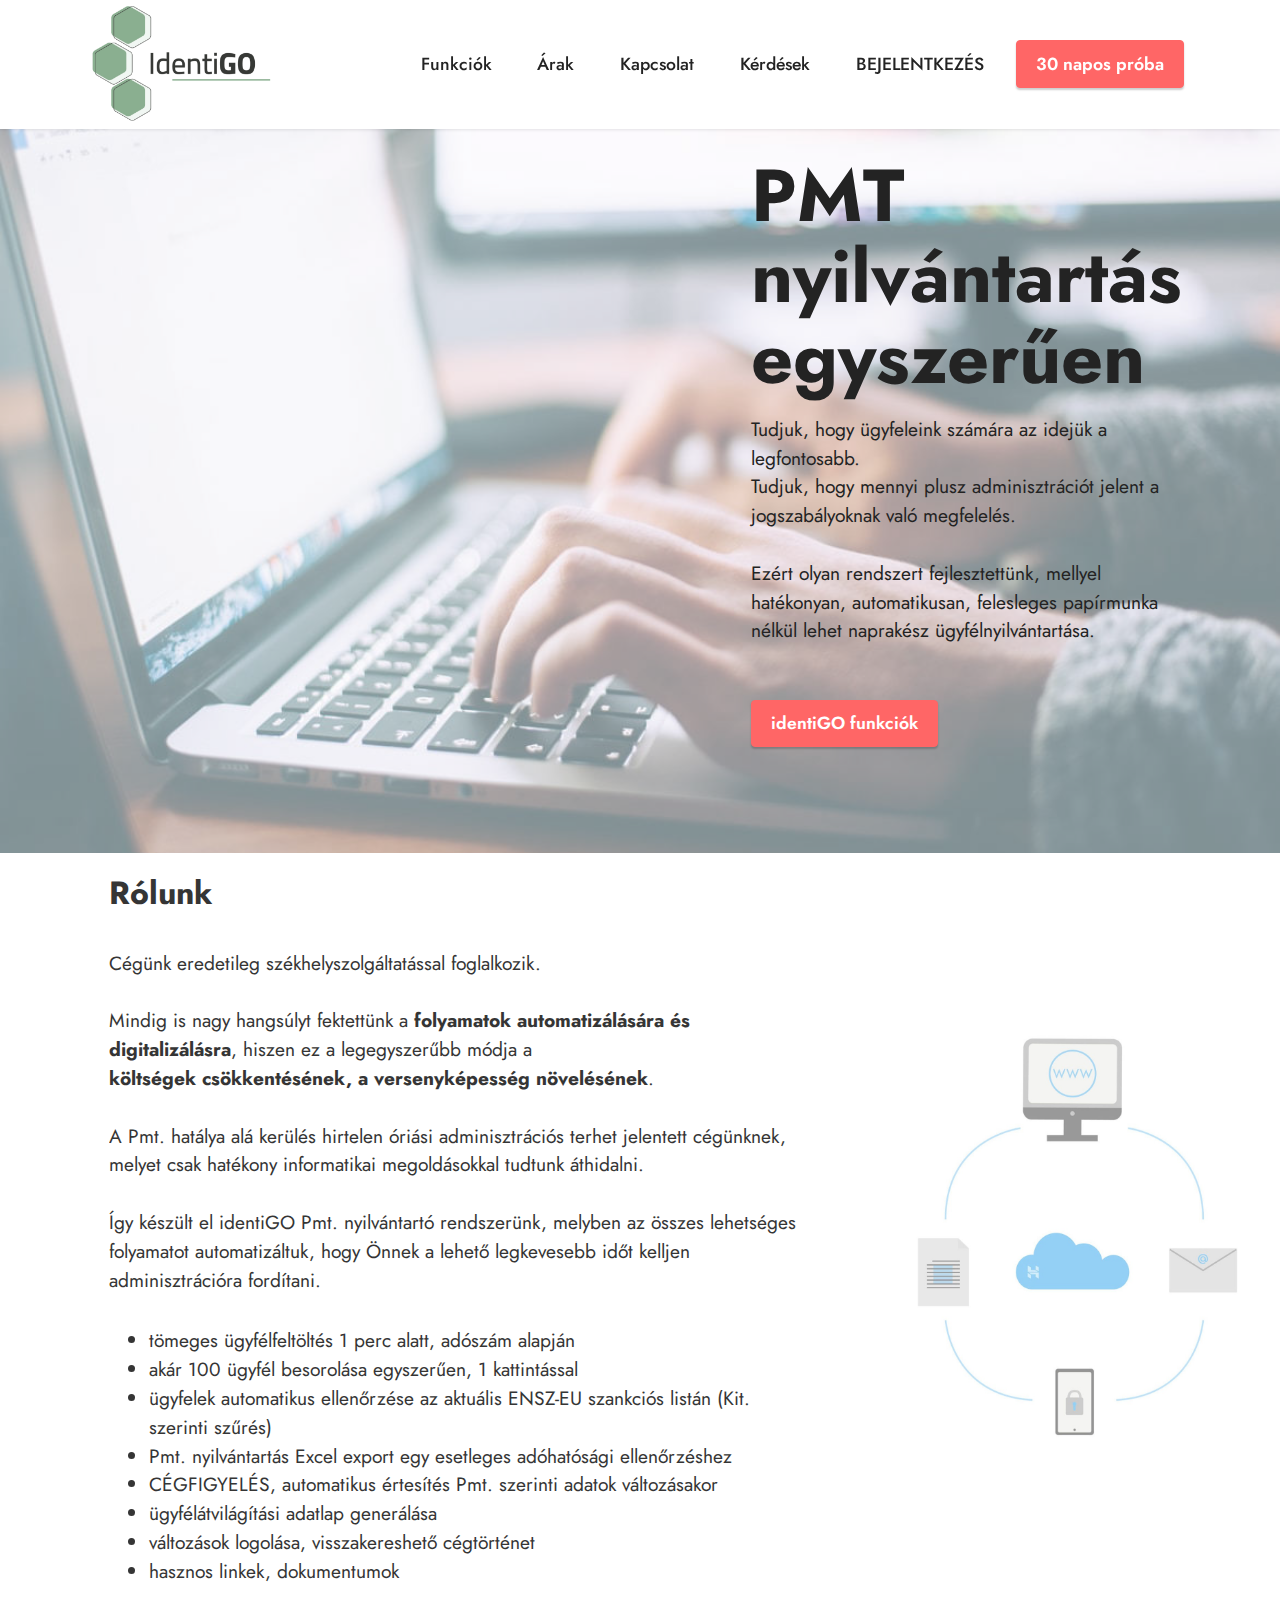
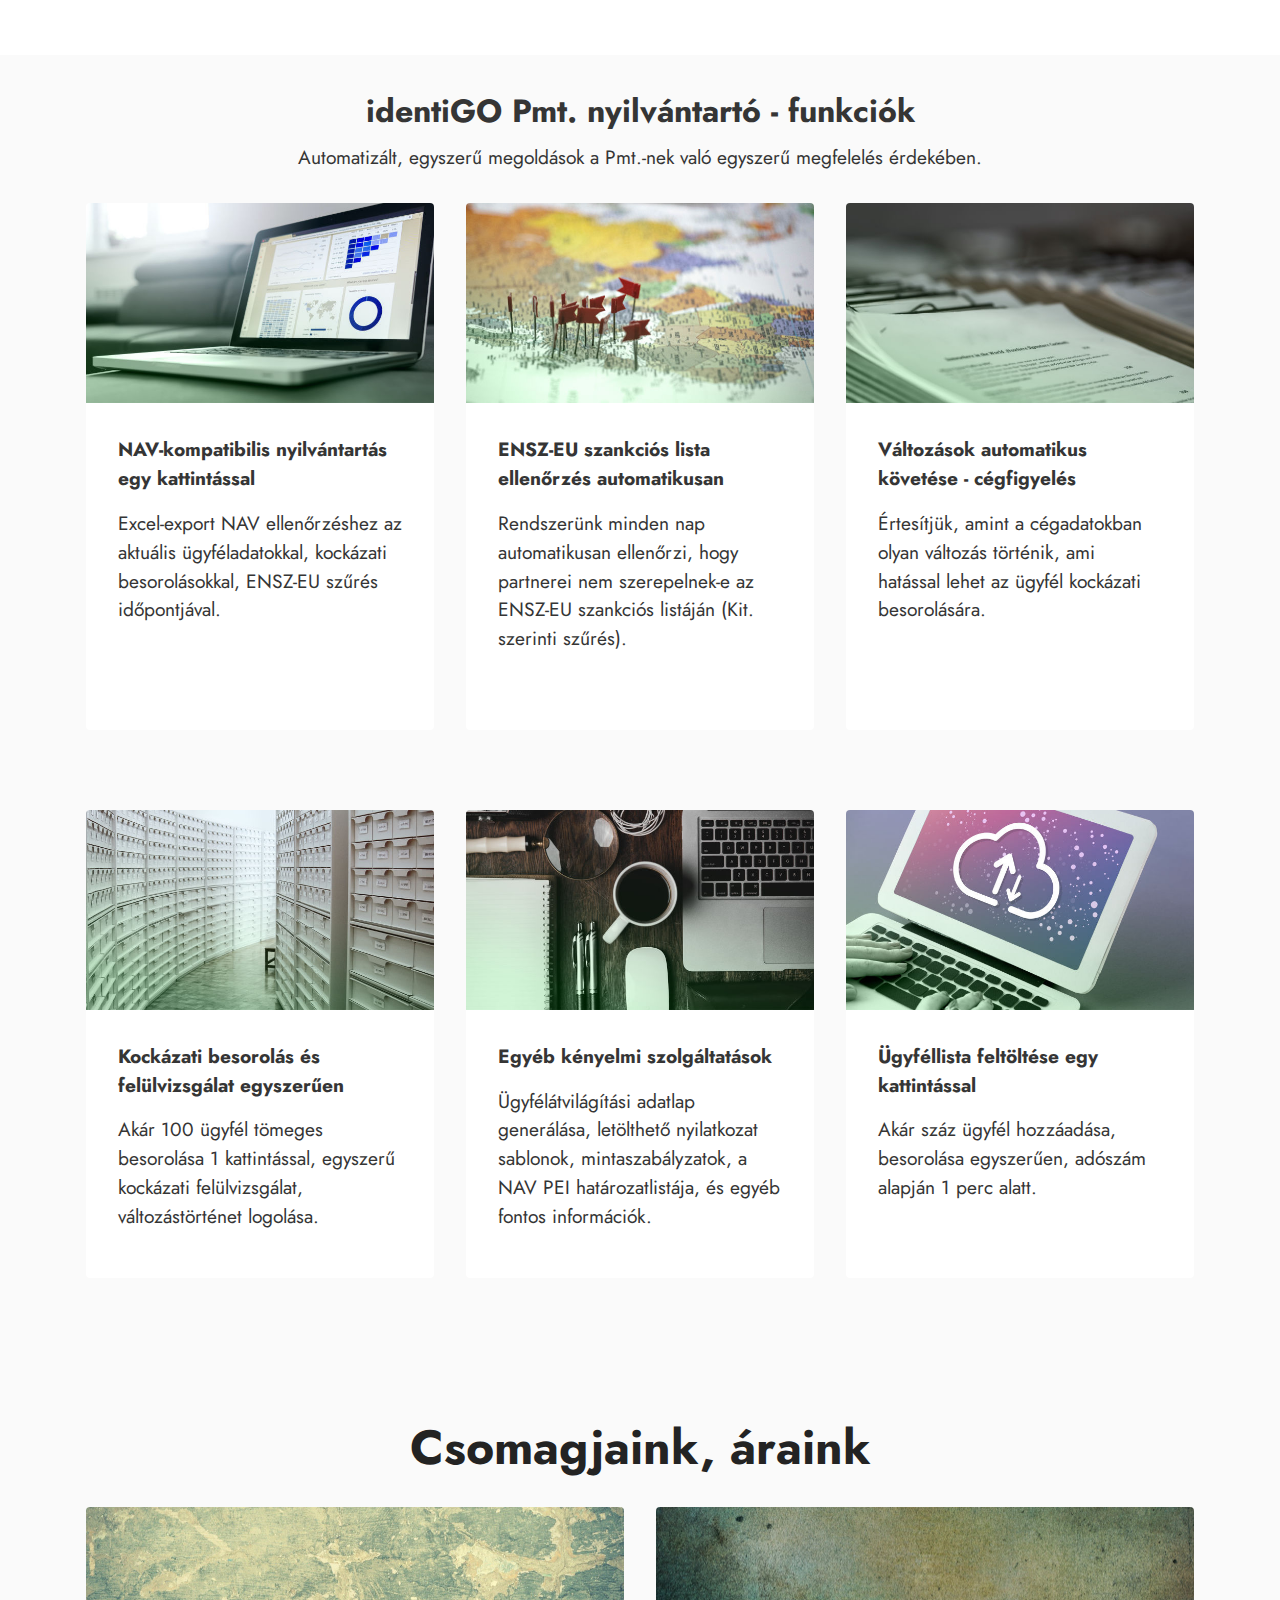
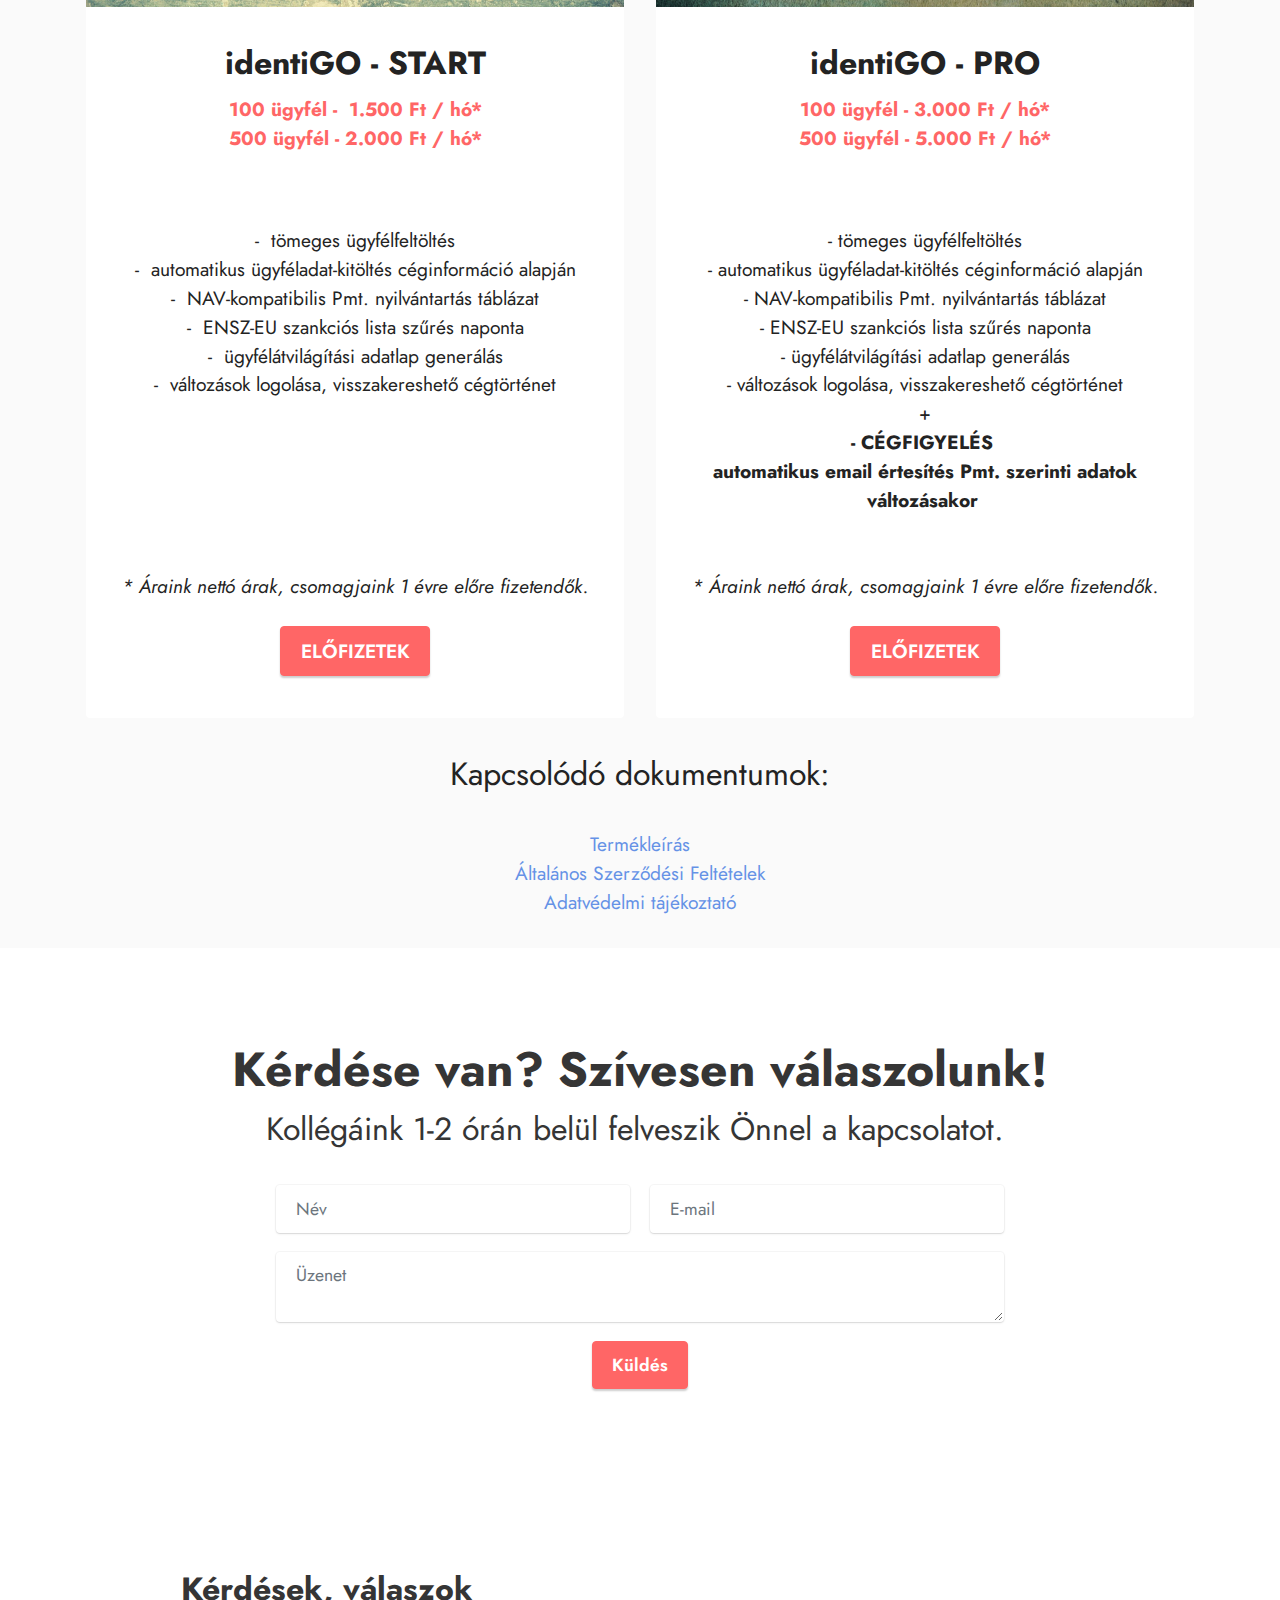
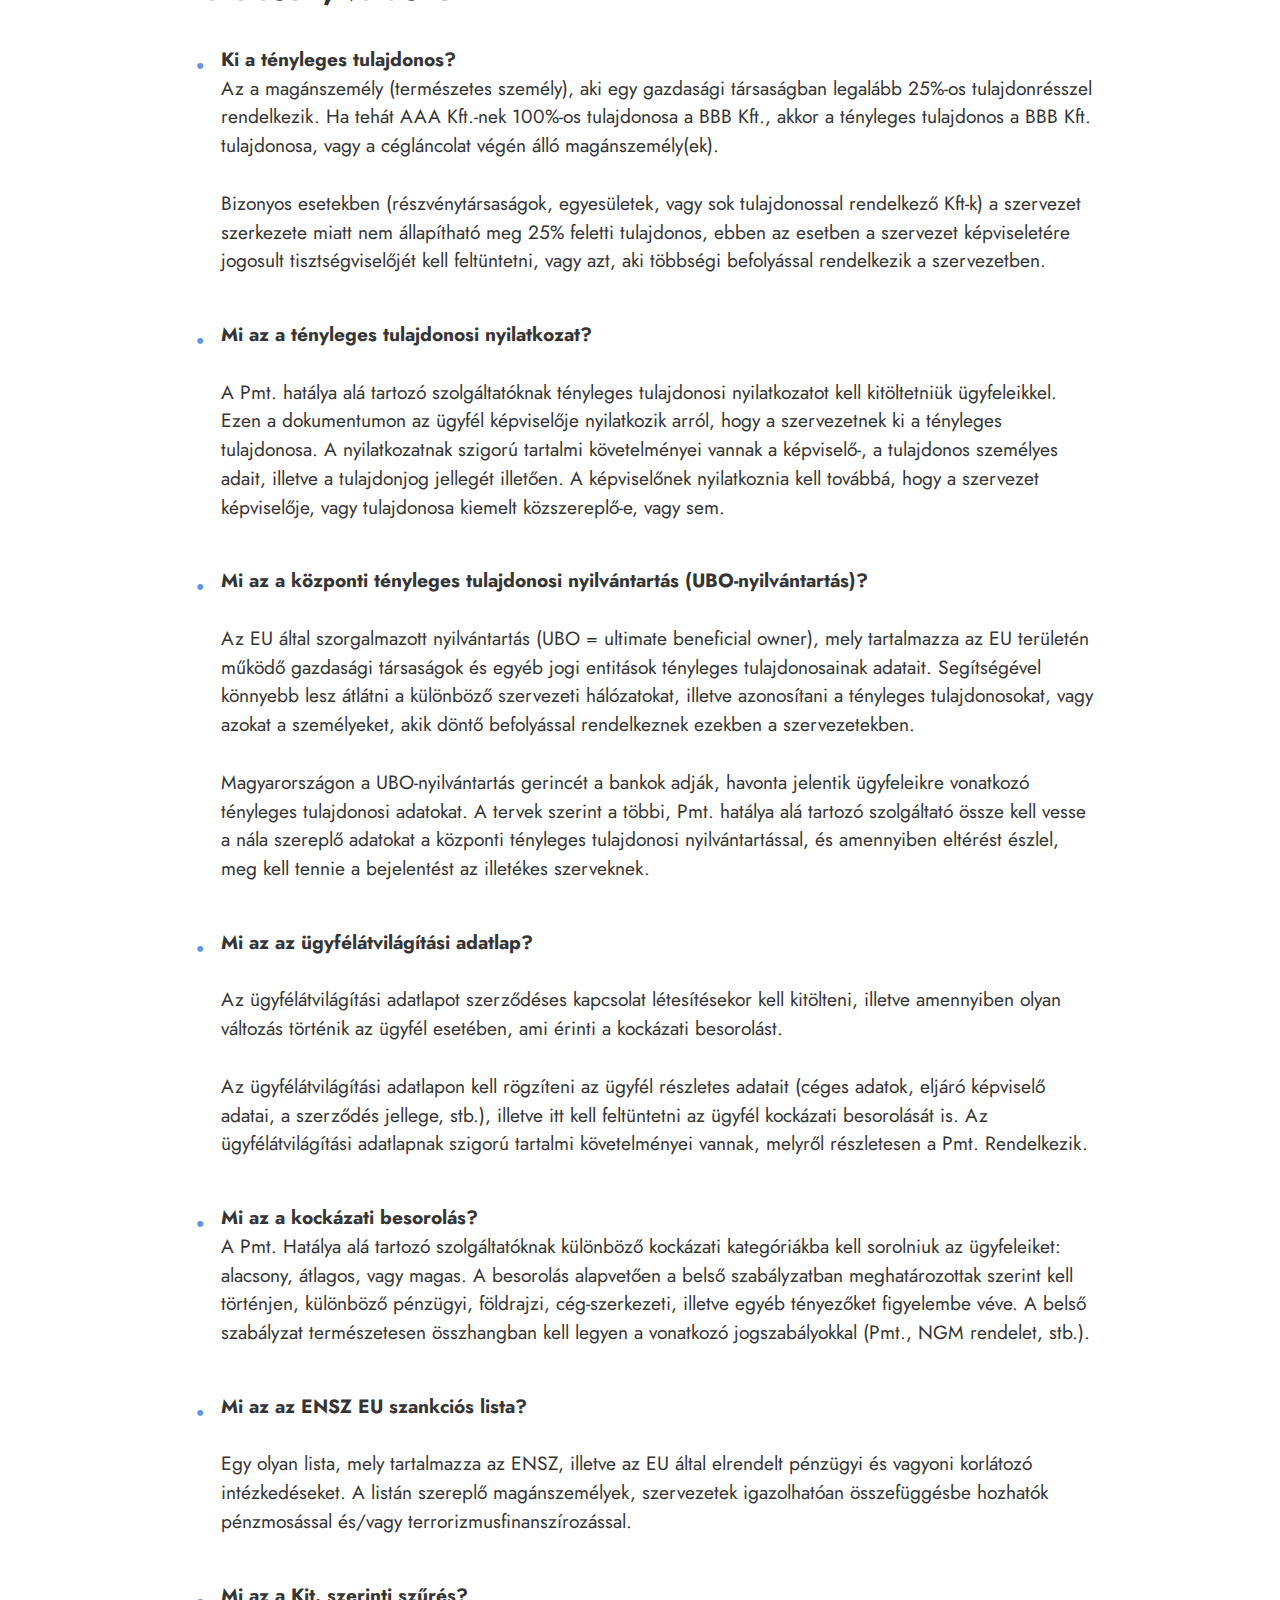
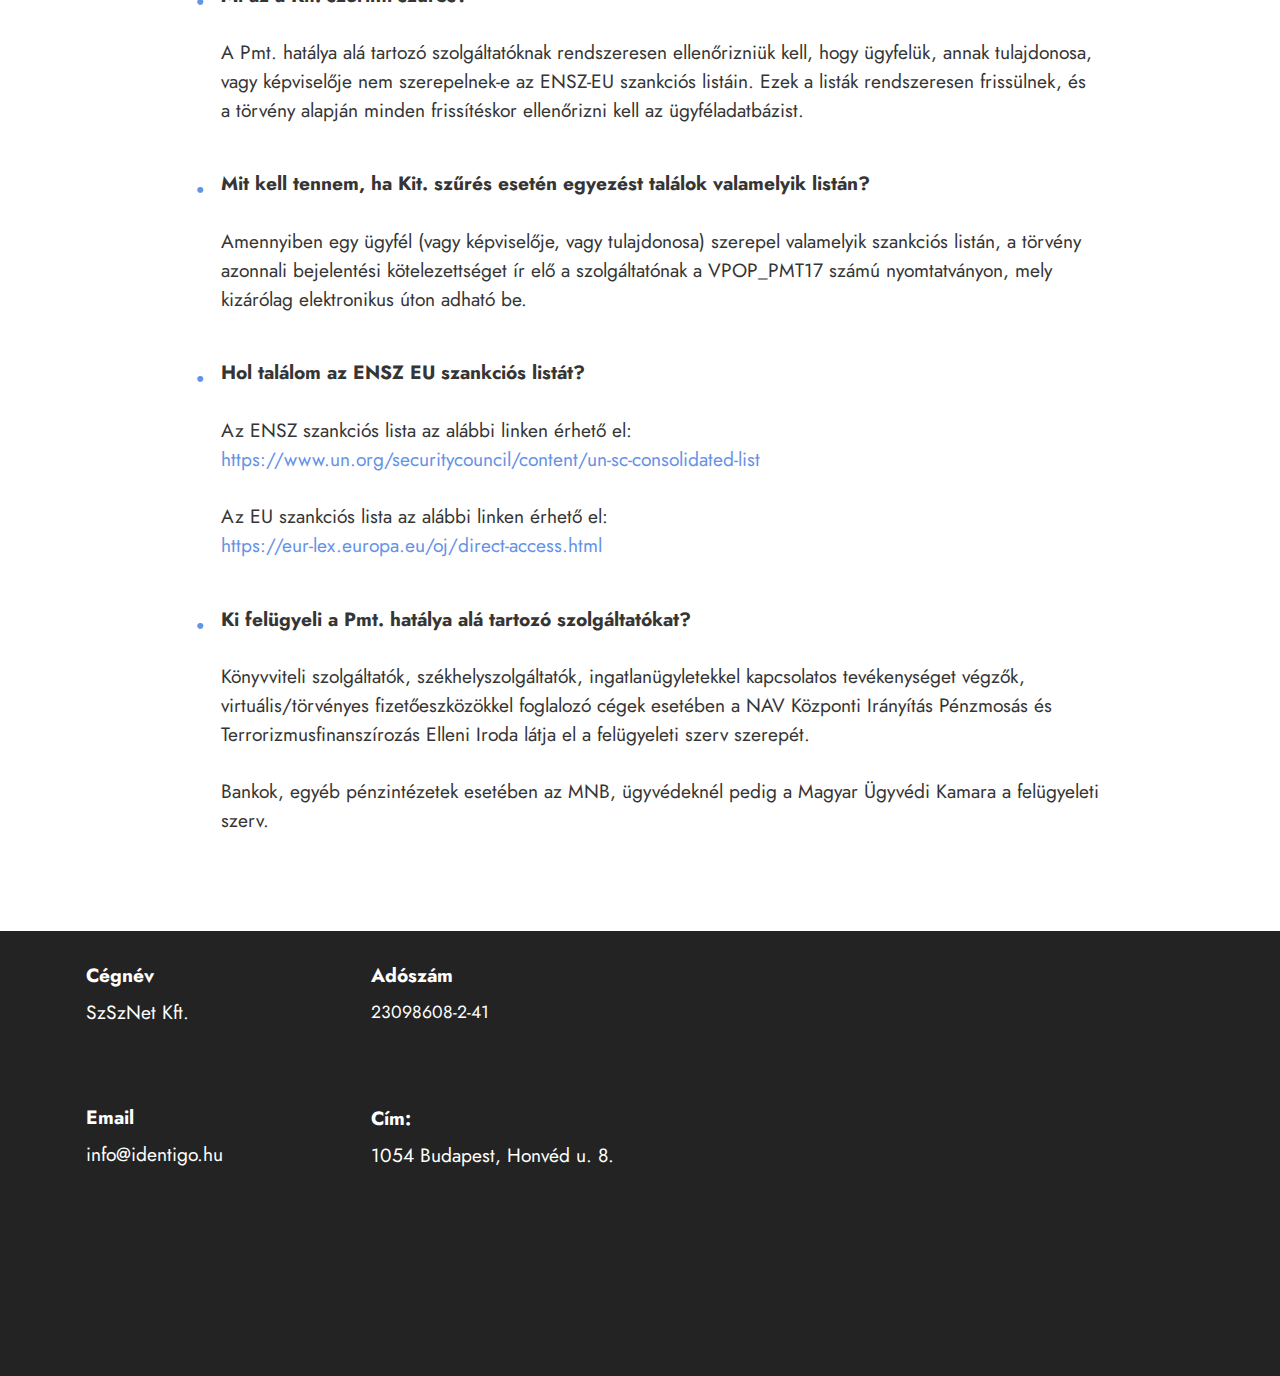
<file: index.html>
<!DOCTYPE html>
<html  >
<head>
  
  <meta charset="UTF-8">
  <meta http-equiv="X-UA-Compatible" content="IE=edge">
  
  <meta name="viewport" content="width=device-width, initial-scale=1, minimum-scale=1">
  <link rel="shortcut icon" href="assets/images/identigo-favicon-128x132-2.png" type="image/x-icon">
  <meta name="description" content="Automatikus Kit. szűrés, ügyfélátvilágítási adatlap generálás, tömeges ügyfélfeltöltés, kockázati besorolás 1 kattintással. ">
  
  
  <title>identiGO PMT nyilvántartó</title>
  <link rel="stylesheet" href="assets/web/assets/mobirise-icons2/mobirise2.css">
  <link rel="stylesheet" href="assets/tether/tether.min.css">
  <link rel="stylesheet" href="assets/bootstrap/css/bootstrap.min.css">
  <link rel="stylesheet" href="assets/bootstrap/css/bootstrap-grid.min.css">
  <link rel="stylesheet" href="assets/bootstrap/css/bootstrap-reboot.min.css">
  <link rel="stylesheet" href="assets/dropdown/css/style.css">
  <link rel="stylesheet" href="assets/formstyler/jquery.formstyler.css">
  <link rel="stylesheet" href="assets/formstyler/jquery.formstyler.theme.css">
  <link rel="stylesheet" href="assets/datepicker/jquery.datetimepicker.min.css">
  <link rel="stylesheet" href="assets/socicon/css/styles.css">
  <link rel="stylesheet" href="assets/theme/css/style.css">
  <link rel="preload" as="style" href="assets/mobirise/css/mbr-additional.css"><link rel="stylesheet" href="assets/mobirise/css/mbr-additional.css" type="text/css">
  
  
  <!-- Global site tag (gtag.js) - Google Analytics -->
<script async src="https://www.googletagmanager.com/gtag/js?id=G-ZXKHTPPXWG"></script>
<script>
  window.dataLayer = window.dataLayer || [];
  function gtag(){dataLayer.push(arguments);}
  gtag('js', new Date());

  gtag('config', 'G-ZXKHTPPXWG');
</script>
  
</head>
<body>
  
  <section class="menu menu1 cid-sDNf7XPNlz" once="menu" id="menu1-1">
    

    <nav class="navbar navbar-dropdown navbar-fixed-top navbar-expand-lg">
        <div class="container">
            <div class="navbar-brand">
                <span class="navbar-logo">
                    <a href="#">
                        <img src="assets/images/identigo-logo-327x219.png" alt="" style="height: 8rem;">
                    </a>
                </span>
                
            </div>
            <button class="navbar-toggler" type="button" data-toggle="collapse" data-target="#navbarSupportedContent" aria-controls="navbarNavAltMarkup" aria-expanded="false" aria-label="Toggle navigation">
                <div class="hamburger">
                    <span></span>
                    <span></span>
                    <span></span>
                    <span></span>
                </div>
            </button>
            <div class="collapse navbar-collapse" id="navbarSupportedContent">
                <ul class="navbar-nav nav-dropdown" data-app-modern-menu="true"><li class="nav-item"><a class="nav-link link text-black text-primary display-4" href="index.html#features4-6">Funkciók</a></li>
                    <li class="nav-item"><a class="nav-link link text-black text-primary display-4" href="index.html#features4-14">Árak</a></li><li class="nav-item"><a class="nav-link link text-black text-primary display-4" href="index.html#form5-u">Kapcsolat</a>
                    </li><li class="nav-item"><a class="nav-link link text-black text-primary display-4" href="index.html#content14-s">Kérdések</a></li><li class="nav-item"><a class="nav-link link text-black text-primary display-4" href="https://app.identigo.hu" target="_blank">BEJELENTKEZÉS</a></li></ul>
                
                <div class="navbar-buttons mbr-section-btn"><a class="btn btn-secondary display-4" href="https://app.identigo.hu/registration" target="_blank">
                        30 napos próba</a></div>
            </div>
        </div>
    </nav>
</section>

<section class="header1 cid-sDNeVhzPtF" id="header1-0">

    

    <div class="mbr-overlay" style="opacity: 0.5; background-color: rgb(255, 255, 255);"></div>

    <div class="container">
        <div class="row justify-content-end">
            <div class="col-12 col-lg-5">
                <h1 class="mbr-section-title mbr-fonts-style mb-3 display-1"><strong>PMT nyilvántartás egyszerűen</strong></h1>
                
                <p class="mbr-text mbr-fonts-style display-7">
                    Tudjuk, hogy ügyfeleink számára az idejük a legfontosabb.<br>Tudjuk, hogy mennyi plusz adminisztrációt jelent a jogszabályoknak való megfelelés.<br><br>Ezért olyan rendszert fejlesztettünk, mellyel hatékonyan, automatikusan, felesleges papírmunka nélkül lehet naprakész ügyfélnyilvántartása.<br><br></p>
                <div class="mbr-section-btn mt-3"><a class="btn btn-secondary display-4" href="index.html#features4-6">identiGO funkciók</a></div>
            </div>
        </div>
    </div>
</section>

<section class="features11 cid-sDT8yCPOtF" id="features12-n">

    
    
    <div>
        <div class="row align-items-center">
            <div class="col-12 col-lg offset-lg-1">
                <div class="card-wrapper">
                    <div class="card-box">
                        <h4 class="card-title mbr-fonts-style mb-4 display-5">
                            <strong>Rólunk</strong>
                        </h4>
                        <p class="mbr-text mbr-fonts-style mb-4 display-7">Cégünk eredetileg székhelyszolgáltatással foglalkozik. 
<br>
<br>Mindig is nagy hangsúlyt fektettünk a <strong>folyamatok automatizálására és digitalizálásra</strong>, hiszen ez a legegyszerűbb módja a 
<br><strong>költségek csökkentésének, a versenyképesség növelésének</strong>. 
<br>
<br>A Pmt. hatálya alá kerülés hirtelen óriási adminisztrációs terhet jelentett cégünknek, melyet csak hatékony informatikai megoldásokkal tudtunk áthidalni. 
<br>
<br>Így készült el identiGO Pmt. nyilvántartó rendszerünk, melyben az összes lehetséges folyamatot automatizáltuk, hogy Önnek a lehető legkevesebb időt kelljen adminisztrációra fordítani.&nbsp; &nbsp;<br></p>
                        <div class="mbr-text mbr-fonts-style counter-container display-7">
                            <ul>
                                <li>tömeges ügyfélfeltöltés 1 perc alatt, adószám alapján</li><li>akár 100 ügyfél besorolása egyszerűen, 1 kattintással</li><li>ügyfelek automatikus ellenőrzése az aktuális ENSZ-EU szankciós listán (Kit. szerinti szűrés)</li>
                                <li><span style="font-size: 1.2rem;">Pmt. nyilvántartás Excel export egy esetleges adóhatósági ellenőrzéshez</span></li><li><span style="font-size: 1.2rem;">CÉGFIGYELÉS, automatikus értesítés Pmt. szerinti adatok változásakor</span></li><li><span style="font-size: 1.2rem;">ügyfélátvilágítási adatlap generálása
</span></li><li>változások logolása, visszakereshető cégtörténet</li><li>hasznos linkek, dokumentumok</li>
                            </ul>
                        </div>
                        
                    </div>
                </div>
            </div>
            <div class="col-12 col-lg-4 md-pb">
                <div class="image-wrapper">
                    <img src="assets/images/mbr-1180x1573.jpeg" alt="">
                </div>
            </div>
        </div>
    </div>
</section>

<section class="features4 cid-sDNui8jF9A" id="features4-6">
    
    
    <div class="container">
        <div class="mbr-section-head">
            <h4 class="mbr-section-title mbr-fonts-style align-center mb-0 display-5"><strong>identiGO Pmt. nyilvántartó - funkciók</strong></h4>
            <h5 class="mbr-section-subtitle mbr-fonts-style align-center mb-0 mt-2 display-7">Automatizált, egyszerű megoldások a Pmt.-nek való egyszerű megfelelés érdekében.</h5>
        </div>
        <div class="row mt-4">
            <div class="item features-image сol-12 col-md-6 col-lg-4">
                <div class="item-wrapper">
                    <div class="item-img">
                        <img src="assets/images/5-696x392.jpg" alt="" title="" data-slide-to="0">
                    </div>
                    <div class="item-content">
                        <h5 class="item-title mbr-fonts-style display-7"><strong>NAV-kompatibilis nyilvántartás egy kattintással</strong></h5>
                        
                        <p class="mbr-text mbr-fonts-style mt-3 display-7">Excel-export NAV ellenőrzéshez az aktuális ügyféladatokkal, kockázati besorolásokkal, ENSZ-EU szűrés időpontjával.<br><br><br></p>
                    </div>
                    
                </div>
            </div><div class="item features-image сol-12 col-md-6 col-lg-4">
                <div class="item-wrapper">
                    <div class="item-img">
                        <img src="assets/images/3-696x392.jpg" alt="" title="" data-slide-to="1">
                    </div>
                    <div class="item-content">
                        <h5 class="item-title mbr-fonts-style display-7"><strong>ENSZ-EU szankciós lista ellenőrzés automatikusan</strong></h5>
                        
                        <p class="mbr-text mbr-fonts-style mt-3 display-7">Rendszerünk minden nap automatikusan ellenőrzi, hogy partnerei nem szerepelnek-e az ENSZ-EU szankciós listáján (Kit. szerinti szűrés). </p>
                    </div>
                    
                </div>
            </div><div class="item features-image сol-12 col-md-6 col-lg-4">
                <div class="item-wrapper">
                    <div class="item-img">
                        <img src="assets/images/1-696x392.jpg" alt="" title="" data-slide-to="2">
                    </div>
                    <div class="item-content">
                        <h5 class="item-title mbr-fonts-style display-7"><strong>Változások automatikus követése - cégfigyelés</strong></h5>
                        
                        <p class="mbr-text mbr-fonts-style mt-3 display-7">Értesítjük, amint a cégadatokban olyan változás történik, ami hatással lehet az ügyfél kockázati besorolására.<br><br><br></p>
                    </div>
                    
                </div>
            </div>
            
            
            
        </div>
    </div>
</section>

<section class="features4 cid-sDNq607qGi" id="features4-5">
    
    
    <div class="container">
        
        <div class="row mt-4">
            <div class="item features-image сol-12 col-md-6 col-lg-4">
                <div class="item-wrapper">
                    <div class="item-img">
                        <img src="assets/images/2-696x392.jpg" alt="" title="" data-slide-to="0">
                    </div>
                    <div class="item-content">
                        <h5 class="item-title mbr-fonts-style display-7"><strong>Kockázati besorolás és felülvizsgálat egyszerűen</strong></h5>
                        
                        <p class="mbr-text mbr-fonts-style mt-3 display-7">Akár 100 ügyfél tömeges besorolása 1 kattintással, egyszerű kockázati felülvizsgálat, változástörténet logolása.</p>
                    </div>
                    
                </div>
            </div><div class="item features-image сol-12 col-md-6 col-lg-4">
                <div class="item-wrapper">
                    <div class="item-img">
                        <img src="assets/images/4-696x392.jpg" alt="" title="" data-slide-to="1">
                    </div>
                    <div class="item-content">
                        <h5 class="item-title mbr-fonts-style display-7"><strong>Egyéb kényelmi szolgáltatások</strong></h5>
                        
                        <p class="mbr-text mbr-fonts-style mt-3 display-7">Ügyfélátvilágítási adatlap generálása, letölthető nyilatkozat sablonok, mintaszabályzatok, a NAV PEI határozatlistája, és egyéb fontos információk.<br></p>
                    </div>
                    
                </div>
            </div><div class="item features-image сol-12 col-md-6 col-lg-4">
                <div class="item-wrapper">
                    <div class="item-img">
                        <img src="assets/images/6-696x392.jpg" alt="" title="" data-slide-to="2">
                    </div>
                    <div class="item-content">
                        <h5 class="item-title mbr-fonts-style display-7"><strong>Ügyféllista feltöltése egy kattintással</strong></h5>
                        
                        <p class="mbr-text mbr-fonts-style mt-3 display-7">Akár száz ügyfél hozzáadása, besorolása egyszerűen, adószám alapján 1 perc alatt.</p>
                    </div>
                    
                </div>
            </div>
            
            
            
        </div>
    </div>
</section>

<section class="features4 cid-sKRnsRIUCv" id="features4-14">
    
    
    <div class="container">
        <div class="mbr-section-head">
            <h4 class="mbr-section-title mbr-fonts-style align-center mb-0 display-2"><strong>Csomagjaink, áraink</strong></h4>
            
        </div>
        <div class="row mt-4">
            
            <div class="item features-image сol-12 col-md-6 col-lg-6">
                <div class="item-wrapper">
                    <div class="item-img">
                        <img src="assets/images/mbr-2-1076x716.jpg" alt="" title="" data-slide-to="2">
                    </div>
                    <div class="item-content">
                        <h5 class="item-title mbr-fonts-style display-5"><strong>identiGO - START</strong></h5>
                        <h6 class="item-subtitle mbr-fonts-style mt-1 display-7"><strong>100 ügyfél -&nbsp; 1.500 Ft / hó*</strong><br><strong>500 ügyfél - 2.000 Ft / hó*</strong></h6>
                        <p class="mbr-text mbr-fonts-style mt-3 display-7"><br><br>-&nbsp; tömeges ügyfélfeltöltés
<br>-&nbsp; automatikus ügyféladat-kitöltés&nbsp;céginformáció alapján
<br>-&nbsp; NAV-kompatibilis Pmt. nyilvántartás táblázat
<br>-&nbsp; ENSZ-EU szankciós lista szűrés naponta
<br>-&nbsp; ügyfélátvilágítási adatlap generálás
<br>-&nbsp; változások logolása, visszakereshető cégtörténet<br><br><br><br><br><br><br><em>* Áraink nettó árak, csomagjaink 1 évre előre fizetendők.</em><br></p>
                    </div>
                    <div class="mbr-section-btn item-footer mt-2"><a href="https://app.identigo.hu/packages" class="btn item-btn btn-secondary display-7" target="_blank">ELŐFIZETEK</a></div>
                </div>
            </div><div class="item features-image сol-12 col-md-6 col-lg-6">
                <div class="item-wrapper">
                    <div class="item-img">
                        <img src="assets/images/mbr-1076x807.jpg" alt="" title="" data-slide-to="0">
                    </div>
                    <div class="item-content">
                        <h5 class="item-title mbr-fonts-style display-5"><strong>identiGO - PRO</strong><br></h5>
                        <h6 class="item-subtitle mbr-fonts-style mt-1 display-7"><strong>100 ügyfél - 3.000 Ft / hó*</strong><div><strong>500 ügyfél - 5.000 Ft / hó*</strong></div></h6>
                        <p class="mbr-text mbr-fonts-style mt-3 display-7"><br><strong><br></strong>-  tömeges ügyfélfeltöltés 
<br>-  automatikus ügyféladat-kitöltés céginformáció alapján 
<br>-  NAV-kompatibilis Pmt. nyilvántartás táblázat 
<br>-  ENSZ-EU szankciós lista szűrés naponta 
<br>-  ügyfélátvilágítási adatlap generálás 
<br>-  változások logolása, visszakereshető cégtörténet<br>+<br><strong>&nbsp;- CÉGFIGYELÉS&nbsp;&nbsp;</strong><br><strong>automatikus email értesítés Pmt. szerinti adatok változásakor&nbsp;<br></strong><br><br><em>* Áraink nettó árak, csomagjaink 1 évre előre fizetendők.</em><br></p>
                    </div>
                    <div class="mbr-section-btn item-footer mt-2"><a href="https://app.identigo.hu/packages" class="btn item-btn btn-secondary display-7" target="_blank">ELŐFIZETEK</a></div>
                </div>
            </div>
            
            
        </div>
    </div>
</section>

<section class="content4 cid-sNGJhpy6MN" id="content4-19">
    
    
    <div class="container">
        <div class="row justify-content-center">
            <div class="title col-md-12 col-lg-10">
                <h3 class="mbr-section-title mbr-fonts-style align-center mb-4 display-5">Kapcsolódó dokumentumok:
</h3>
                <h4 class="mbr-section-subtitle align-center mbr-fonts-style mb-4 display-7"><div><a href="assets/files/identigo_termekleiras.pdf" class="text-primary" target="_blank">Termékleírás</a></div><div><a href="assets/files/identigo_aszf-21-10-01.pdf" class="text-primary" target="_blank">Általános Szerződési Feltételek</a></div><div><a href="assets/files/identigo_adatvedelmi-21-10-01.pdf" class="text-primary" target="_blank">Adatvédelmi tájékoztató</a></div></h4>
                
            </div>
        </div>
    </div>
</section>

<section class="form5 cid-sDYYWAVw9w" id="form5-u">
    
    
    <div class="container">
        <div class="mbr-section-head">
            <h3 class="mbr-section-title mbr-fonts-style align-center mb-0 display-2">
                <strong>Kérdése van? Szívesen válaszolunk!</strong></h3>
            <h4 class="mbr-section-subtitle mbr-fonts-style align-center mb-0 mt-2 display-5">
                Kollégáink 1-2 órán belül felveszik Önnel a kapcsolatot.&nbsp;</h4>
        </div>
        <div class="row justify-content-center mt-4">
            <div class="col-lg-8 mx-auto mbr-form" data-form-type="formoid">
                <form action="https://mobirise.eu/" method="POST" class="mbr-form form-with-styler" data-form-title="Form Name"><input type="hidden" name="email" data-form-email="true" value="x/3HSUPxA1tnMA2c6XykeIYLxwUqx3NCuO44LMFvZZ4IhwzV5uVywTbiXPd98dlwdKOToYd1VxnmIgY9ZfipQrrI0rIy2HUDy70Byv461uIYSzMPeIvISEOcY/DSi9Uh">
                    <div class="">
                        <div hidden="hidden" data-form-alert="" class="alert alert-success col-12">Köszönjük, érdeklődését megkaptuk, kollégánk hamarosan jelentkezik a megadott elérhetőségeken.</div>
                        <div hidden="hidden" data-form-alert-danger="" class="alert alert-danger col-12">Oops...! some
                            problem!</div>
                    </div>
                    <div class="dragArea row">
                        <div class="col-md col-sm-12 form-group" data-for="name">
                            <input type="text" name="name" placeholder="Név" data-form-field="name" class="form-control" value="" id="name-form5-u">
                        </div>
                        <div class="col-md col-sm-12 form-group" data-for="email">
                            <input type="email" name="email" placeholder="E-mail" data-form-field="email" class="form-control" value="" id="email-form5-u">
                        </div>
                        
                        <div class="col-12 form-group" data-for="textarea">
                            <textarea name="textarea" placeholder="Üzenet" data-form-field="textarea" class="form-control" id="textarea-form5-u"></textarea>
                        </div>
                        <div class="col-lg-12 col-md-12 col-sm-12 align-center mbr-section-btn"><button type="submit" class="btn btn-secondary display-4">Küldés</button></div>
                    </div>
                </form>
            </div>
        </div>
    </div>
</section>

<section class="content14 cid-sDYUsAUpbA" id="content14-s">
    
    
    
    <div class="container">
        <div class="row justify-content-center">
            <div class="col-md-12 col-lg-10">
                    <h3 class="mbr-section-title mbr-fonts-style mb-4 display-5">
                        <strong>Kérdések, válaszok</strong></h3>
                <ul class="list mbr-fonts-style display-7">
                    <li><strong>Ki a tényleges tulajdonos?</strong><br>Az a magánszemély (természetes személy), aki egy gazdasági társaságban legalább 25%-os tulajdonrésszel rendelkezik. Ha tehát AAA Kft.-nek 100%-os tulajdonosa a BBB Kft., akkor a tényleges tulajdonos a BBB Kft. tulajdonosa, vagy a cégláncolat végén álló magánszemély(ek).
<br><br>Bizonyos esetekben (részvénytársaságok, egyesületek, vagy sok tulajdonossal rendelkező Kft-k) a szervezet szerkezete miatt nem állapítható meg 25% feletti tulajdonos, ebben az esetben a szervezet képviseletére jogosult tisztségviselőjét kell feltüntetni, vagy azt, aki többségi befolyással rendelkezik a szervezetben.&nbsp;<br><br></li><li><strong>Mi az a tényleges tulajdonosi nyilatkozat?<br></strong><br>A Pmt. hatálya alá tartozó szolgáltatóknak tényleges tulajdonosi nyilatkozatot kell kitöltetniük ügyfeleikkel. Ezen a dokumentumon az ügyfél képviselője nyilatkozik arról, hogy a szervezetnek ki a tényleges tulajdonosa. A nyilatkozatnak szigorú tartalmi követelményei vannak a képviselő-, a tulajdonos személyes adait, illetve a tulajdonjog jellegét illetően. A képviselőnek nyilatkoznia kell továbbá, hogy a szervezet képviselője, vagy tulajdonosa kiemelt közszereplő-e, vagy sem.&nbsp;<br><br></li><li><strong>Mi az a központi tényleges tulajdonosi nyilvántartás (UBO-nyilvántartás)?<br></strong><br>Az EU által szorgalmazott nyilvántartás (UBO = ultimate beneficial owner), mely tartalmazza az EU területén működő gazdasági társaságok és egyéb jogi entitások tényleges tulajdonosainak adatait. Segítségével könnyebb lesz átlátni a különböző szervezeti hálózatokat, illetve azonosítani a tényleges tulajdonosokat, vagy azokat a személyeket, akik döntő befolyással rendelkeznek ezekben a szervezetekben. 
<br><br>Magyarországon a UBO-nyilvántartás gerincét a bankok adják, havonta jelentik ügyfeleikre vonatkozó tényleges tulajdonosi adatokat. A tervek szerint a többi, Pmt. hatálya alá tartozó szolgáltató össze kell vesse a nála szereplő adatokat a központi tényleges tulajdonosi nyilvántartással, és amennyiben eltérést észlel, meg kell tennie a bejelentést az illetékes szerveknek.&nbsp;&nbsp;<br><br></li>
                    <li><strong>Mi az az ügyfélátvilágítási adatlap?<br></strong><br>Az ügyfélátvilágítási adatlapot szerződéses kapcsolat létesítésekor kell kitölteni, illetve amennyiben olyan változás történik az ügyfél esetében, ami érinti a kockázati besorolást.&nbsp;
<br><br>Az ügyfélátvilágítási adatlapon kell rögzíteni az ügyfél részletes adatait (céges adatok, eljáró képviselő adatai, a szerződés jellege, stb.), illetve itt kell feltüntetni az ügyfél kockázati besorolását is. Az ügyfélátvilágítási adatlapnak szigorú tartalmi követelményei vannak, melyről részletesen a Pmt. Rendelkezik.&nbsp;<br><br></li>
                    <li><strong>Mi az a kockázati besorolás?</strong><br>A Pmt. Hatálya alá tartozó szolgáltatóknak különböző kockázati kategóriákba kell sorolniuk az ügyfeleiket: alacsony, átlagos, vagy magas. A besorolás alapvetően a belső szabályzatban meghatározottak szerint kell történjen, különböző pénzügyi, földrajzi, cég-szerkezeti, illetve egyéb tényezőket figyelembe véve. A belső szabályzat természetesen összhangban kell legyen a vonatkozó jogszabályokkal (Pmt., NGM rendelet, stb.).<br><br></li>
                    <li><strong>Mi az az ENSZ EU szankciós lista? <br></strong><br>Egy olyan lista, mely tartalmazza az ENSZ, illetve az EU által elrendelt pénzügyi és vagyoni korlátozó intézkedéseket. A listán szereplő magánszemélyek, szervezetek igazolhatóan összefüggésbe hozhatók pénzmosással és/vagy terrorizmusfinanszírozással.&nbsp;<br><br></li><li><span style="font-size: 1.2rem;"><strong>Mi az a Kit. szerinti szűrés?</strong><br><br>A Pmt. hatálya alá tartozó szolgáltatóknak rendszeresen ellenőrizniük kell, hogy ügyfelük, annak tulajdonosa, vagy képviselője nem szerepelnek-e az ENSZ-EU szankciós listáin. Ezek a listák rendszeresen frissülnek, és a törvény alapján minden frissítéskor ellenőrizni kell az ügyféladatbázist.<br><br></span></li><li><span style="font-size: 1.2rem;"><strong>Mit kell tennem, ha Kit. szűrés esetén egyezést találok valamelyik listán?</strong><br><br>Amennyiben egy ügyfél (vagy képviselője, vagy tulajdonosa) szerepel valamelyik szankciós listán, a törvény azonnali bejelentési kötelezettséget ír elő a szolgáltatónak a VPOP_PMT17 számú nyomtatványon, mely kizárólag elektronikus úton adható be.<br><br></span></li><li><span style="font-size: 1.2rem;"><strong>Hol találom az ENSZ EU szankciós listát?</strong><br><br>Az ENSZ szankciós lista az alábbi linken érhető el:
&nbsp;<br></span><span style="font-size: 1.2rem;"><a href="https://www.un.org/securitycouncil/content/un-sc-consolidated-list" class="text-primary">https://www.un.org/securitycouncil/content/un-sc-consolidated-list&nbsp;</a><br><span style="font-size: 1.2rem;"><br>Az EU szankciós lista az alábbi linken érhető el:&nbsp;&nbsp;<br></span></span><span style="font-size: 1.2rem;"><a href="https://eur-lex.europa.eu/oj/direct-access.html " class="text-primary" target="_blank">https://eur-lex.europa.eu/oj/direct-access.html&nbsp;</a><br><br></span></li><li><span style="font-size: 1.2rem;"><strong>Ki felügyeli a Pmt. hatálya alá tartozó szolgáltatókat?</strong><br><br>Könyvviteli szolgáltatók, székhelyszolgáltatók, ingatlanügyletekkel kapcsolatos tevékenységet végzők, virtuális/törvényes fizetőeszközökkel foglalozó cégek esetében a NAV Központi Irányítás Pénzmosás és Terrorizmusfinanszírozás Elleni Iroda látja el a felügyeleti szerv szerepét.
<br></span><span style="font-size: 1.2rem;"><br>Bankok, egyéb pénzintézetek esetében az MNB, ügyvédeknél pedig a Magyar Ügyvédi Kamara a felügyeleti szerv.&nbsp;</span></li>
                </ul>
            </div>
        </div>
    </div>
</section>

<section class="footer6 cid-sNN3IIQJuE" once="footers" id="footer6-1d">

    

    

    <div class="container">
        <div class="row content mbr-white">
            <div class="col-12 col-md-3 mbr-fonts-style display-7">
                <h5 class="mbr-section-subtitle mbr-fonts-style mb-2 display-7">
                    <strong>Cégnév</strong></h5>
                <p class="mbr-text mbr-fonts-style display-7">SzSzNet Kft.</p> <br>
                <h5 class="mbr-section-subtitle mbr-fonts-style mb-2 mt-4 display-7">
                    <strong>Email</strong></h5>
                <p class="mbr-text mbr-fonts-style mb-4 display-7">info@identigo.hu</p>
            </div>
            <div class="col-12 col-md-3 mbr-fonts-style display-7">
                <h5 class="mbr-section-subtitle mbr-fonts-style mb-2 display-7">
                    <strong>Adószám</strong></h5>
                <ul class="list mbr-fonts-style mb-4 display-4">
                    <li class="mbr-text item-wrap">23098608-2-41</li>
                </ul>
                <h5 class="mbr-section-subtitle mbr-fonts-style mb-2 mt-5 display-7">
                    <strong><br></strong><strong>Cím:</strong></h5>
                <p class="mbr-text mbr-fonts-style mb-4 display-7">
                    1054 Budapest, Honvéd u. 8.</p>
            </div>
            <div class="col-12 col-md-6">
                <div class="google-map"><iframe frameborder="0" style="border:0" src="https://www.google.com/maps/embed/v1/place?key=AIzaSyCNveGQ9bfpKFwWzQLLftrR9hNiHwdqQG8&amp;q=1054 Budapest, Honvéd utca 8. " allowfullscreen=""></iframe></div>
            </div>
            <div class="col-md-6">
                
            </div>
        </div>
        
    </div>
</section>


<script src="assets/web/assets/jquery/jquery.min.js"></script>
  <script src="assets/popper/popper.min.js"></script>
  <script src="assets/tether/tether.min.js"></script>
  <script src="assets/bootstrap/js/bootstrap.min.js"></script>
  <script src="assets/smoothscroll/smooth-scroll.js"></script>
  <script src="assets/dropdown/js/nav-dropdown.js"></script>
  <script src="assets/dropdown/js/navbar-dropdown.js"></script>
  <script src="assets/touchswipe/jquery.touch-swipe.min.js"></script>
  <script src="assets/formstyler/jquery.formstyler.js"></script>
  <script src="assets/formstyler/jquery.formstyler.min.js"></script>
  <script src="assets/datepicker/jquery.datetimepicker.full.js"></script>
  <script src="assets/theme/js/script.js"></script>
  <script src="assets/formoid/formoid.min.js"></script>
  
  
  
 <div id="scrollToTop" class="scrollToTop mbr-arrow-up"><a style="text-align: center;"><i class="mbr-arrow-up-icon mbr-arrow-up-icon-cm cm-icon cm-icon-smallarrow-up"></i></a></div>
  </body>
</html>
</file>
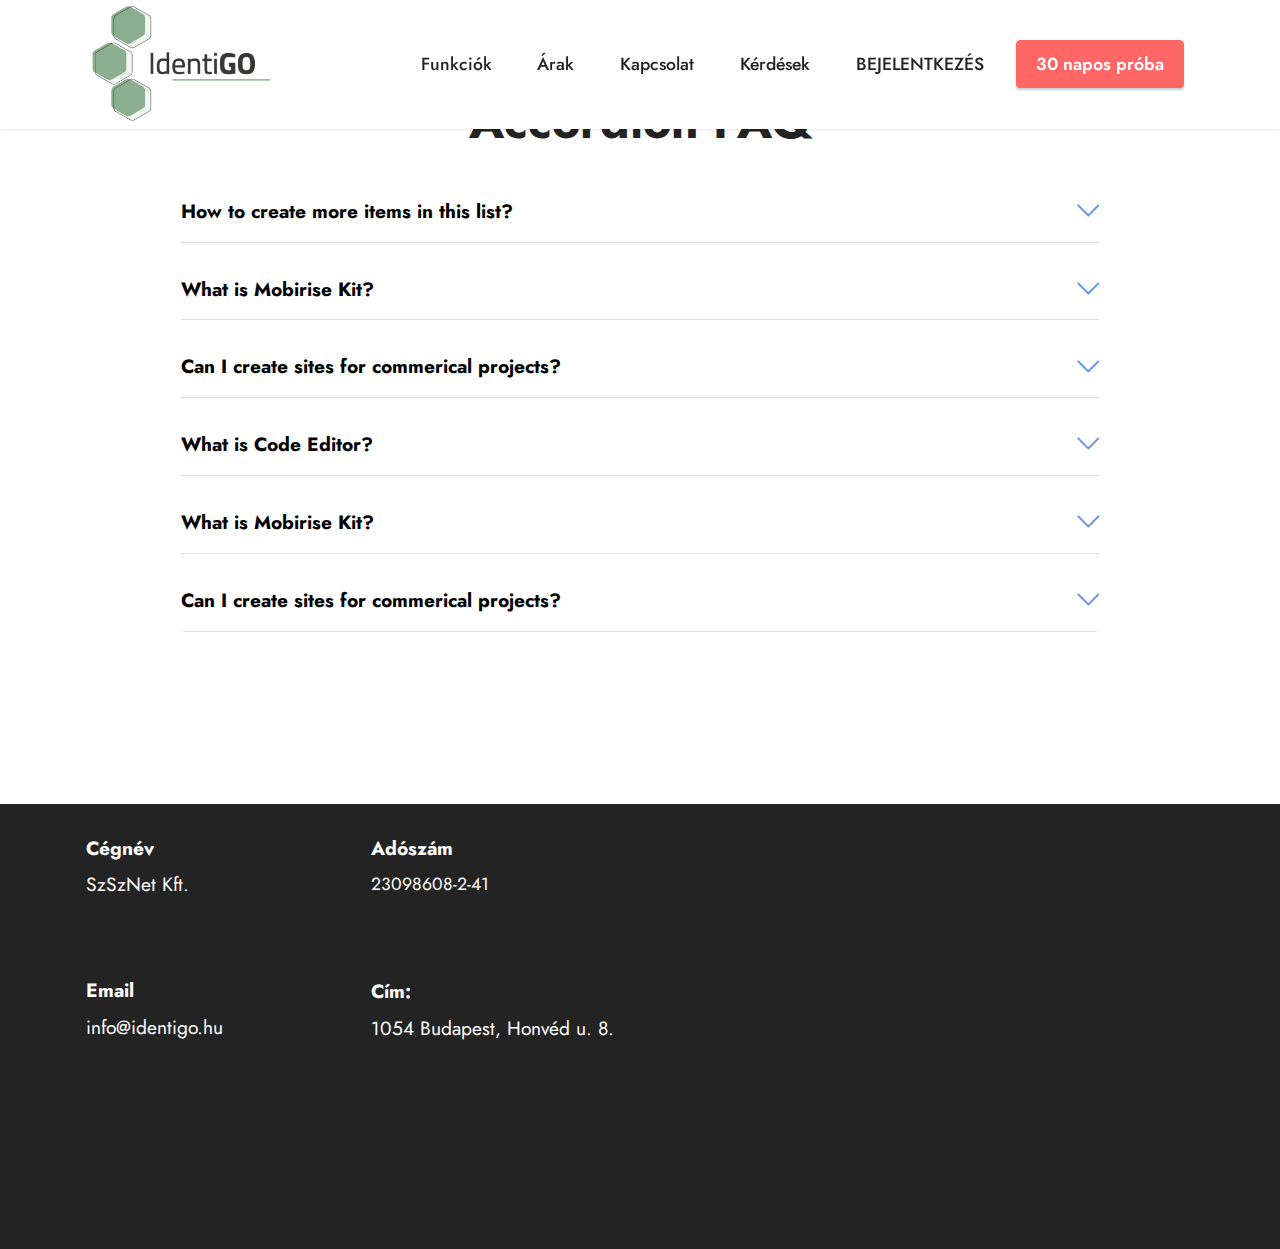
<file: identigo-sugo.html>
<!DOCTYPE html>
<html  >
<head>
  
  <meta charset="UTF-8">
  <meta http-equiv="X-UA-Compatible" content="IE=edge">
  
  <meta name="viewport" content="width=device-width, initial-scale=1, minimum-scale=1">
  <link rel="shortcut icon" href="assets/images/identigo-favicon-128x132-2.png" type="image/x-icon">
  <meta name="description" content="">
  
  
  <title>Súgó</title>
  <link rel="stylesheet" href="assets/web/assets/mobirise-icons2/mobirise2.css">
  <link rel="stylesheet" href="assets/web/assets/mobirise-icons/mobirise-icons.css">
  <link rel="stylesheet" href="assets/tether/tether.min.css">
  <link rel="stylesheet" href="assets/bootstrap/css/bootstrap.min.css">
  <link rel="stylesheet" href="assets/bootstrap/css/bootstrap-grid.min.css">
  <link rel="stylesheet" href="assets/bootstrap/css/bootstrap-reboot.min.css">
  <link rel="stylesheet" href="assets/dropdown/css/style.css">
  <link rel="stylesheet" href="assets/socicon/css/styles.css">
  <link rel="stylesheet" href="assets/theme/css/style.css">
  <link rel="preload" as="style" href="assets/mobirise/css/mbr-additional.css"><link rel="stylesheet" href="assets/mobirise/css/mbr-additional.css" type="text/css">
  
  
  <!-- Global site tag (gtag.js) - Google Analytics -->
<script async src="https://www.googletagmanager.com/gtag/js?id=G-ZXKHTPPXWG"></script>
<script>
  window.dataLayer = window.dataLayer || [];
  function gtag(){dataLayer.push(arguments);}
  gtag('js', new Date());

  gtag('config', 'G-ZXKHTPPXWG');
</script>
  
</head>
<body>
  
  <section class="content16 cid-sNNvulpEkF" id="content16-1h">

    

    
    <div class="container">
        <div class="row justify-content-center">
            <div class="col-12 col-md-10">
                <div class="mbr-section-head align-center mb-4">
                    <h3 class="mbr-section-title mb-0 mbr-fonts-style display-2">
                        <strong>Accordion FAQ</strong>
                    </h3>
                    
                </div>
                <div id="bootstrap-accordion_11" class="panel-group accordionStyles accordion" role="tablist" aria-multiselectable="true">
                    <div class="card mb-3">
                        <div class="card-header" role="tab" id="headingOne">
                            <a role="button" class="panel-title collapsed" data-toggle="collapse" data-core="" href="#collapse1_11" aria-expanded="false" aria-controls="collapse1">
                                <h6 class="panel-title-edit mbr-fonts-style mb-0 display-7"><strong>How to create more items in this list?</strong>
                                </h6>
                                <span class="sign mbr-iconfont mbri-arrow-down"></span>
                            </a>
                        </div>
                        <div id="collapse1_11" class="panel-collapse noScroll collapse" role="tabpanel" aria-labelledby="headingOne" data-parent="#bootstrap-accordion_11">
                            <div class="panel-body">
                                <p class="mbr-fonts-style panel-text display-4">The number of items is limited in this block. Open
                                    the Block parameters to change the amount of items.</p>
                            </div>
                        </div>
                    </div>
                    <div class="card mb-3">
                        <div class="card-header" role="tab" id="headingOne">
                            <a role="button" class="panel-title collapsed" data-toggle="collapse" data-core="" href="#collapse2_11" aria-expanded="false" aria-controls="collapse2">
                                <h6 class="panel-title-edit mbr-fonts-style mb-0 display-7"><strong>What is Mobirise Kit?
                                    </strong></h6>
                                <span class="sign mbr-iconfont mbri-arrow-down"></span>
                            </a>
                        </div>
                        <div id="collapse2_11" class="panel-collapse noScroll collapse" role="tabpanel" aria-labelledby="headingOne" data-parent="#bootstrap-accordion_11">
                            <div class="panel-body">
                                <p class="mbr-fonts-style panel-text display-4">
                                    Mobirise Kit is a service that provides the access to all current and new
                                    themes/extensions developed by Mobirise. New themes/extensions are released every
                                    month and will be available in your account during your plan period, without any
                                    additional charge.</p>
                            </div>
                        </div>
                    </div>
                    <div class="card mb-3">
                        <div class="card-header" role="tab" id="headingOne">
                            <a role="button" class="panel-title collapsed" data-toggle="collapse" data-core="" href="#collapse3_11" aria-expanded="false" aria-controls="collapse3">
                                <h6 class="panel-title-edit mbr-fonts-style mb-0 display-7"><strong>Can I create sites for commerical
                                        projects?</strong></h6>
                                <span class="sign mbr-iconfont mbri-arrow-down"></span>
                            </a>
                        </div>
                        <div id="collapse3_11" class="panel-collapse noScroll collapse" role="tabpanel" aria-labelledby="headingOne" data-parent="#bootstrap-accordion_11">
                            <div class="panel-body">
                                <p class="mbr-fonts-style panel-text display-4">
                                    Yes, Mobirise is free for both non-profit and commercial sites.</p>
                            </div>
                        </div>
                    </div>
                    <div class="card mb-3">
                        <div class="card-header" role="tab" id="headingOne">
                            <a role="button" class="panel-title collapsed" data-toggle="collapse" data-core="" href="#collapse4_11" aria-expanded="false" aria-controls="collapse4">
                                <h6 class="panel-title-edit mbr-fonts-style mb-0 display-7"><strong>What is Code Editor?</strong></h6>
                                <span class="sign mbr-iconfont mbri-arrow-down"></span>
                            </a>
                        </div>
                        <div id="collapse4_11" class="panel-collapse noScroll collapse" role="tabpanel" aria-labelledby="headingOne" data-parent="#bootstrap-accordion_11">
                            <div class="panel-body">
                                <p class="mbr-fonts-style panel-text display-4">
                                    This extension allows editing the code of block in the app. Also, it's possible to
                                    add code to the head and body parts of pages.</p>
                            </div>
                        </div>
                    </div>
                    <div class="card mb-3">
                        <div class="card-header" role="tab" id="headingOne">
                            <a role="button" class="panel-title collapsed" data-toggle="collapse" data-core="" href="#collapse5_11" aria-expanded="false" aria-controls="collapse5">
                                <h6 class="panel-title-edit mbr-fonts-style mb-0 display-7"><strong>What is Mobirise Kit?
                                    </strong></h6>
                                <span class="sign mbr-iconfont mbri-arrow-down"></span>
                            </a>
                        </div>
                        <div id="collapse5_11" class="panel-collapse noScroll collapse" role="tabpanel" aria-labelledby="headingOne" data-parent="#bootstrap-accordion_11">
                            <div class="panel-body">
                                <p class="mbr-fonts-style panel-text display-4">
                                    Mobirise Kit is a service that provides the access to all current and new
                                    themes/extensions developed by Mobirise. New themes/extensions are released every
                                    month and will be available in your account during your plan period, without any
                                    additional charge.</p>
                            </div>
                        </div>
                    </div>
                    <div class="card mb-3">
                        <div class="card-header" role="tab" id="headingOne">
                            <a role="button" class="panel-title collapsed" data-toggle="collapse" data-core="" href="#collapse6_11" aria-expanded="false" aria-controls="collapse6">
                                <h6 class="panel-title-edit mbr-fonts-style mb-0 display-7"><strong>Can I create sites for commerical
                                        projects?</strong></h6>
                                <span class="sign mbr-iconfont mbri-arrow-down"></span>
                            </a>
                        </div>
                        <div id="collapse6_11" class="panel-collapse noScroll collapse" role="tabpanel" aria-labelledby="headingOne" data-parent="#bootstrap-accordion_11">
                            <div class="panel-body">
                                <p class="mbr-fonts-style panel-text display-4">
                                    Yes, Mobirise is free for both non-profit and commercial sites.</p>
                            </div>
                        </div>
                    </div>
                </div>
            </div>
        </div>
    </div>
</section>

<section class="menu menu1 cid-sDNf7XPNlz" once="menu" id="menu1-1e">
    

    <nav class="navbar navbar-dropdown navbar-fixed-top navbar-expand-lg">
        <div class="container">
            <div class="navbar-brand">
                <span class="navbar-logo">
                    <a href="#">
                        <img src="assets/images/identigo-logo-327x219.png" alt="" style="height: 8rem;">
                    </a>
                </span>
                
            </div>
            <button class="navbar-toggler" type="button" data-toggle="collapse" data-target="#navbarSupportedContent" aria-controls="navbarNavAltMarkup" aria-expanded="false" aria-label="Toggle navigation">
                <div class="hamburger">
                    <span></span>
                    <span></span>
                    <span></span>
                    <span></span>
                </div>
            </button>
            <div class="collapse navbar-collapse" id="navbarSupportedContent">
                <ul class="navbar-nav nav-dropdown" data-app-modern-menu="true"><li class="nav-item"><a class="nav-link link text-black text-primary display-4" href="index.html#features4-6">Funkciók</a></li>
                    <li class="nav-item"><a class="nav-link link text-black text-primary display-4" href="index.html#features4-14">Árak</a></li><li class="nav-item"><a class="nav-link link text-black text-primary display-4" href="index.html#form5-u">Kapcsolat</a>
                    </li><li class="nav-item"><a class="nav-link link text-black text-primary display-4" href="index.html#content14-s">Kérdések</a></li><li class="nav-item"><a class="nav-link link text-black text-primary display-4" href="https://app.identigo.hu" target="_blank">BEJELENTKEZÉS</a></li></ul>
                
                <div class="navbar-buttons mbr-section-btn"><a class="btn btn-secondary display-4" href="https://app.identigo.hu/registration" target="_blank">
                        30 napos próba</a></div>
            </div>
        </div>
    </nav>
</section>

<section class="footer6 cid-sNN3IIQJuE" once="footers" id="footer6-1f">

    

    

    <div class="container">
        <div class="row content mbr-white">
            <div class="col-12 col-md-3 mbr-fonts-style display-7">
                <h5 class="mbr-section-subtitle mbr-fonts-style mb-2 display-7">
                    <strong>Cégnév</strong></h5>
                <p class="mbr-text mbr-fonts-style display-7">SzSzNet Kft.</p> <br>
                <h5 class="mbr-section-subtitle mbr-fonts-style mb-2 mt-4 display-7">
                    <strong>Email</strong></h5>
                <p class="mbr-text mbr-fonts-style mb-4 display-7">info@identigo.hu</p>
            </div>
            <div class="col-12 col-md-3 mbr-fonts-style display-7">
                <h5 class="mbr-section-subtitle mbr-fonts-style mb-2 display-7">
                    <strong>Adószám</strong></h5>
                <ul class="list mbr-fonts-style mb-4 display-4">
                    <li class="mbr-text item-wrap">23098608-2-41</li>
                </ul>
                <h5 class="mbr-section-subtitle mbr-fonts-style mb-2 mt-5 display-7">
                    <strong><br></strong><strong>Cím:</strong></h5>
                <p class="mbr-text mbr-fonts-style mb-4 display-7">
                    1054 Budapest, Honvéd u. 8.</p>
            </div>
            <div class="col-12 col-md-6">
                <div class="google-map"><iframe frameborder="0" style="border:0" src="https://www.google.com/maps/embed/v1/place?key=AIzaSyCZI5F_k6S1k46ujh0SNrapM89f7mJxd30&amp;q=1054 Budapest, Honvéd utca 8. " allowfullscreen=""></iframe></div>
            </div>
            <div class="col-md-6">
                
            </div>
        </div>
        
    </div>
</section>


<script src="assets/web/assets/jquery/jquery.min.js"></script>
  <script src="assets/popper/popper.min.js"></script>
  <script src="assets/tether/tether.min.js"></script>
  <script src="assets/bootstrap/js/bootstrap.min.js"></script>
  <script src="assets/smoothscroll/smooth-scroll.js"></script>
  <script src="assets/mbr-switch-arrow/mbr-switch-arrow.js"></script>
  <script src="assets/dropdown/js/nav-dropdown.js"></script>
  <script src="assets/dropdown/js/navbar-dropdown.js"></script>
  <script src="assets/touchswipe/jquery.touch-swipe.min.js"></script>
  <script src="assets/theme/js/script.js"></script>
  
  
  
 <div id="scrollToTop" class="scrollToTop mbr-arrow-up"><a style="text-align: center;"><i class="mbr-arrow-up-icon mbr-arrow-up-icon-cm cm-icon cm-icon-smallarrow-up"></i></a></div>
  </body>
</html>
</file>
<file: assets/web/assets/mobirise-icons2/mobirise2.css>
@font-face {
  font-family: 'Moririse2';
  font-display: swap;
  src:  url('mobirise2.eot?f2bix4');
  src:  url('mobirise2.eot?f2bix4#iefix') format('embedded-opentype'),
    url('mobirise2.ttf?f2bix4') format('truetype'),
    url('mobirise2.woff?f2bix4') format('woff'),
    url('mobirise2.svg?f2bix4#mobirise2') format('svg');
  font-weight: normal;
  font-style: normal;
}

[class^="mobi-"], [class*=" mobi-"] {
  /* use !important to prevent issues with browser extensions that change fonts */
  font-family: 'Moririse2' !important;
  speak: none;
  font-style: normal;
  font-weight: normal;
  font-variant: normal;
  text-transform: none;
  line-height: 1;

  /* Better Font Rendering =========== */
  -webkit-font-smoothing: antialiased;
  -moz-osx-font-smoothing: grayscale;
}

.mobi-mbri-add-submenu:before {
  content: "\e900";
}
.mobi-mbri-alert:before {
  content: "\e901";
}
.mobi-mbri-align-center:before {
  content: "\e902";
}
.mobi-mbri-align-justify:before {
  content: "\e903";
}
.mobi-mbri-align-left:before {
  content: "\e904";
}
.mobi-mbri-align-right:before {
  content: "\e905";
}
.mobi-mbri-android:before {
  content: "\e906";
}
.mobi-mbri-apple:before {
  content: "\e907";
}
.mobi-mbri-arrow-down:before {
  content: "\e908";
}
.mobi-mbri-arrow-next:before {
  content: "\e909";
}
.mobi-mbri-arrow-prev:before {
  content: "\e90a";
}
.mobi-mbri-arrow-up:before {
  content: "\e90b";
}
.mobi-mbri-bold:before {
  content: "\e90c";
}
.mobi-mbri-bookmark:before {
  content: "\e90d";
}
.mobi-mbri-bootstrap:before {
  content: "\e90e";
}
.mobi-mbri-briefcase:before {
  content: "\e90f";
}
.mobi-mbri-browse:before {
  content: "\e910";
}
.mobi-mbri-bulleted-list:before {
  content: "\e911";
}
.mobi-mbri-calendar:before {
  content: "\e912";
}
.mobi-mbri-camera:before {
  content: "\e913";
}
.mobi-mbri-cart-add:before {
  content: "\e914";
}
.mobi-mbri-cart-full:before {
  content: "\e915";
}
.mobi-mbri-cash:before {
  content: "\e916";
}
.mobi-mbri-change-style:before {
  content: "\e917";
}
.mobi-mbri-chat:before {
  content: "\e918";
}
.mobi-mbri-clock:before {
  content: "\e919";
}
.mobi-mbri-close:before {
  content: "\e91a";
}
.mobi-mbri-cloud:before {
  content: "\e91b";
}
.mobi-mbri-code:before {
  content: "\e91c";
}
.mobi-mbri-contact-form:before {
  content: "\e91d";
}
.mobi-mbri-credit-card:before {
  content: "\e91e";
}
.mobi-mbri-cursor-click:before {
  content: "\e91f";
}
.mobi-mbri-cust-feedback:before {
  content: "\e920";
}
.mobi-mbri-database:before {
  content: "\e921";
}
.mobi-mbri-delivery:before {
  content: "\e922";
}
.mobi-mbri-desktop:before {
  content: "\e923";
}
.mobi-mbri-devices:before {
  content: "\e924";
}
.mobi-mbri-down:before {
  content: "\e925";
}
.mobi-mbri-download-2:before {
  content: "\e926";
}
.mobi-mbri-download:before {
  content: "\e927";
}
.mobi-mbri-drag-n-drop-2:before {
  content: "\e928";
}
.mobi-mbri-drag-n-drop:before {
  content: "\e929";
}
.mobi-mbri-edit-2:before {
  content: "\e92a";
}
.mobi-mbri-edit:before {
  content: "\e92b";
}
.mobi-mbri-error:before {
  content: "\e92c";
}
.mobi-mbri-extension:before {
  content: "\e92d";
}
.mobi-mbri-features:before {
  content: "\e92e";
}
.mobi-mbri-file:before {
  content: "\e92f";
}
.mobi-mbri-flag:before {
  content: "\e930";
}
.mobi-mbri-folder:before {
  content: "\e931";
}
.mobi-mbri-gift:before {
  content: "\e932";
}
.mobi-mbri-github:before {
  content: "\e933";
}
.mobi-mbri-globe-2:before {
  content: "\e934";
}
.mobi-mbri-globe:before {
  content: "\e935";
}
.mobi-mbri-growing-chart:before {
  content: "\e936";
}
.mobi-mbri-hearth:before {
  content: "\e937";
}
.mobi-mbri-help:before {
  content: "\e938";
}
.mobi-mbri-home:before {
  content: "\e939";
}
.mobi-mbri-hot-cup:before {
  content: "\e93a";
}
.mobi-mbri-idea:before {
  content: "\e93b";
}
.mobi-mbri-image-gallery:before {
  content: "\e93c";
}
.mobi-mbri-image-slider:before {
  content: "\e93d";
}
.mobi-mbri-info:before {
  content: "\e93e";
}
.mobi-mbri-italic:before {
  content: "\e93f";
}
.mobi-mbri-key:before {
  content: "\e940";
}
.mobi-mbri-laptop:before {
  content: "\e941";
}
.mobi-mbri-layers:before {
  content: "\e942";
}
.mobi-mbri-left-right:before {
  content: "\e943";
}
.mobi-mbri-left:before {
  content: "\e944";
}
.mobi-mbri-letter:before {
  content: "\e945";
}
.mobi-mbri-like:before {
  content: "\e946";
}
.mobi-mbri-link:before {
  content: "\e947";
}
.mobi-mbri-lock:before {
  content: "\e948";
}
.mobi-mbri-login:before {
  content: "\e949";
}
.mobi-mbri-logout:before {
  content: "\e94a";
}
.mobi-mbri-magic-stick:before {
  content: "\e94b";
}
.mobi-mbri-map-pin:before {
  content: "\e94c";
}
.mobi-mbri-menu:before {
  content: "\e94d";
}
.mobi-mbri-mobile-2:before {
  content: "\e94e";
}
.mobi-mbri-mobile-horizontal:before {
  content: "\e94f";
}
.mobi-mbri-mobile:before {
  content: "\e950";
}
.mobi-mbri-mobirise:before {
  content: "\e951";
}
.mobi-mbri-more-horizontal:before {
  content: "\e952";
}
.mobi-mbri-more-vertical:before {
  content: "\e953";
}
.mobi-mbri-music:before {
  content: "\e954";
}
.mobi-mbri-new-file:before {
  content: "\e955";
}
.mobi-mbri-numbered-list:before {
  content: "\e956";
}
.mobi-mbri-opened-folder:before {
  content: "\e957";
}
.mobi-mbri-pages:before {
  content: "\e958";
}
.mobi-mbri-paper-plane:before {
  content: "\e959";
}
.mobi-mbri-paperclip:before {
  content: "\e95a";
}
.mobi-mbri-phone:before {
  content: "\e95b";
}
.mobi-mbri-photo:before {
  content: "\e95c";
}
.mobi-mbri-photos:before {
  content: "\e95d";
}
.mobi-mbri-pin:before {
  content: "\e95e";
}
.mobi-mbri-play:before {
  content: "\e95f";
}
.mobi-mbri-plus:before {
  content: "\e960";
}
.mobi-mbri-preview:before {
  content: "\e961";
}
.mobi-mbri-print:before {
  content: "\e962";
}
.mobi-mbri-protect:before {
  content: "\e963";
}
.mobi-mbri-question:before {
  content: "\e964";
}
.mobi-mbri-quote-left:before {
  content: "\e965";
}
.mobi-mbri-quote-right:before {
  content: "\e966";
}
.mobi-mbri-redo:before {
  content: "\e967";
}
.mobi-mbri-refresh:before {
  content: "\e968";
}
.mobi-mbri-responsive-2:before {
  content: "\e969";
}
.mobi-mbri-responsive:before {
  content: "\e96a";
}
.mobi-mbri-right:before {
  content: "\e96b";
}
.mobi-mbri-rocket:before {
  content: "\e96c";
}
.mobi-mbri-sad-face:before {
  content: "\e96d";
}
.mobi-mbri-sale:before {
  content: "\e96e";
}
.mobi-mbri-save:before {
  content: "\e96f";
}
.mobi-mbri-search:before {
  content: "\e970";
}
.mobi-mbri-setting-2:before {
  content: "\e971";
}
.mobi-mbri-setting-3:before {
  content: "\e972";
}
.mobi-mbri-setting:before {
  content: "\e973";
}
.mobi-mbri-share:before {
  content: "\e974";
}
.mobi-mbri-shopping-bag:before {
  content: "\e975";
}
.mobi-mbri-shopping-basket:before {
  content: "\e976";
}
.mobi-mbri-shopping-cart:before {
  content: "\e977";
}
.mobi-mbri-sites:before {
  content: "\e978";
}
.mobi-mbri-smile-face:before {
  content: "\e979";
}
.mobi-mbri-speed:before {
  content: "\e97a";
}
.mobi-mbri-star:before {
  content: "\e97b";
}
.mobi-mbri-success:before {
  content: "\e97c";
}
.mobi-mbri-sun:before {
  content: "\e97d";
}
.mobi-mbri-sun2:before {
  content: "\e97e";
}
.mobi-mbri-tablet-vertical:before {
  content: "\e97f";
}
.mobi-mbri-tablet:before {
  content: "\e980";
}
.mobi-mbri-target:before {
  content: "\e981";
}
.mobi-mbri-timer:before {
  content: "\e982";
}
.mobi-mbri-to-ftp:before {
  content: "\e983";
}
.mobi-mbri-to-local-drive:before {
  content: "\e984";
}
.mobi-mbri-touch-swipe:before {
  content: "\e985";
}
.mobi-mbri-touch:before {
  content: "\e986";
}
.mobi-mbri-trash:before {
  content: "\e987";
}
.mobi-mbri-underline:before {
  content: "\e988";
}
.mobi-mbri-undo:before {
  content: "\e989";
}
.mobi-mbri-unlink:before {
  content: "\e98a";
}
.mobi-mbri-unlock:before {
  content: "\e98b";
}
.mobi-mbri-up-down:before {
  content: "\e98c";
}
.mobi-mbri-up:before {
  content: "\e98d";
}
.mobi-mbri-update:before {
  content: "\e98e";
}
.mobi-mbri-upload-2:before {
  content: "\e98f";
}
.mobi-mbri-upload:before {
  content: "\e990";
}
.mobi-mbri-user-2:before {
  content: "\e991";
}
.mobi-mbri-user:before {
  content: "\e992";
}
.mobi-mbri-users:before {
  content: "\e993";
}
.mobi-mbri-video-play:before {
  content: "\e994";
}
.mobi-mbri-video:before {
  content: "\e995";
}
.mobi-mbri-watch:before {
  content: "\e996";
}
.mobi-mbri-website-theme-2:before {
  content: "\e997";
}
.mobi-mbri-website-theme:before {
  content: "\e998";
}
.mobi-mbri-wifi:before {
  content: "\e999";
}
.mobi-mbri-windows:before {
  content: "\e99a";
}
.mobi-mbri-zoom-in:before {
  content: "\e99b";
}
.mobi-mbri-zoom-out:before {
  content: "\e99c";
}
</file>
<file: assets/dropdown/css/style.css>
.navbar-dropdown {
  left: 0;
  padding: 0;
  position: absolute;
  right: 0;
  top: 0;
  transition: all 0.45s ease;
  z-index: 1030;
  background: #282828; }
  .navbar-dropdown .navbar-logo {
    margin-right: 0.8rem;
    transition: margin 0.3s ease-in-out;
    vertical-align: middle; }
    .navbar-dropdown .navbar-logo img {
      height: 3.125rem;
      transition: all 0.3s ease-in-out; }
    .navbar-dropdown .navbar-logo.mbr-iconfont {
      font-size: 3.125rem;
      line-height: 3.125rem; }
  .navbar-dropdown .navbar-caption {
    font-weight: 700;
    white-space: normal;
    vertical-align: -4px;
    line-height: 3.125rem !important; }
    .navbar-dropdown .navbar-caption, .navbar-dropdown .navbar-caption:hover {
      color: inherit;
      text-decoration: none; }
  .navbar-dropdown .mbr-iconfont + .navbar-caption {
    vertical-align: -1px; }
  .navbar-dropdown.navbar-fixed-top {
    position: fixed; }
  .navbar-dropdown .navbar-brand span {
    vertical-align: -4px; }
  .navbar-dropdown.bg-color.transparent {
    background: none; }
  .navbar-dropdown.navbar-short .navbar-brand {
    padding: 0.625rem 0; }
    .navbar-dropdown.navbar-short .navbar-brand span {
      vertical-align: -1px; }
  .navbar-dropdown.navbar-short .navbar-caption {
    line-height: 2.375rem !important;
    vertical-align: -2px; }
  .navbar-dropdown.navbar-short .navbar-logo {
    margin-right: 0.5rem; }
    .navbar-dropdown.navbar-short .navbar-logo img {
      height: 2.375rem; }
    .navbar-dropdown.navbar-short .navbar-logo.mbr-iconfont {
      font-size: 2.375rem;
      line-height: 2.375rem; }
  .navbar-dropdown.navbar-short .mbr-table-cell {
    height: 3.625rem; }
  .navbar-dropdown .navbar-close {
    left: 0.6875rem;
    position: fixed;
    top: 0.75rem;
    z-index: 1000; }
  .navbar-dropdown .hamburger-icon {
    content: "";
    display: inline-block;
    vertical-align: middle;
    width: 16px;
    -webkit-box-shadow: 0 -6px 0 1px #282828,0 0 0 1px #282828,0 6px 0 1px #282828;
    -moz-box-shadow: 0 -6px 0 1px #282828,0 0 0 1px #282828,0 6px 0 1px #282828;
    box-shadow: 0 -6px 0 1px #282828,0 0 0 1px #282828,0 6px 0 1px #282828; }

.dropdown-menu .dropdown-toggle[data-toggle="dropdown-submenu"]::after {
  border-bottom: 0.35em solid transparent;
  border-left: 0.35em solid;
  border-right: 0;
  border-top: 0.35em solid transparent;
  margin-left: 0.3rem; }

.dropdown-menu .dropdown-item:focus {
  outline: 0; }

.nav-dropdown {
  font-size: 0.75rem;
  font-weight: 500;
  height: auto !important; }
  .nav-dropdown .nav-btn {
    padding-left: 1rem; }
  .nav-dropdown .link {
    margin: .667em 1.667em;
    font-weight: 500;
    padding: 0;
    transition: color .2s ease-in-out; }
    .nav-dropdown .link.dropdown-toggle {
      margin-right: 2.583em; }
      .nav-dropdown .link.dropdown-toggle::after {
        margin-left: .25rem;
        border-top: 0.35em solid;
        border-right: 0.35em solid transparent;
        border-left: 0.35em solid transparent;
        border-bottom: 0; }
      .nav-dropdown .link.dropdown-toggle[aria-expanded="true"] {
        margin: 0;
        padding: 0.667em 3.263em  0.667em 1.667em; }
  .nav-dropdown .link::after,
  .nav-dropdown .dropdown-item::after {
    color: inherit; }
  .nav-dropdown .btn {
    font-size: 0.75rem;
    font-weight: 700;
    letter-spacing: 0;
    margin-bottom: 0;
    padding-left: 1.25rem;
    padding-right: 1.25rem; }
  .nav-dropdown .dropdown-menu {
    border-radius: 0;
    border: 0;
    left: 0;
    margin: 0;
    padding-bottom: 1.25rem;
    padding-top: 1.25rem;
    position: relative; }
  .nav-dropdown .dropdown-submenu {
    margin-left: 0.125rem;
    top: 0; }
  .nav-dropdown .dropdown-item {
    font-weight: 500;
    line-height: 2;
    padding: 0.3846em 4.615em 0.3846em 1.5385em;
    position: relative;
    transition: color .2s ease-in-out, background-color .2s ease-in-out; }
    .nav-dropdown .dropdown-item::after {
      margin-top: -0.3077em;
      position: absolute;
      right: 1.1538em;
      top: 50%; }
    .nav-dropdown .dropdown-item:focus, .nav-dropdown .dropdown-item:hover {
      background: none; }

@media (max-width: 767px) {
  .nav-dropdown.navbar-toggleable-sm {
    bottom: 0;
    display: none;
    left: 0;
    overflow-x: hidden;
    position: fixed;
    top: 0;
    transform: translateX(-100%);
    -ms-transform: translateX(-100%);
    -webkit-transform: translateX(-100%);
    width: 18.75rem;
    z-index: 999; } }
.nav-dropdown.navbar-toggleable-xl {
  bottom: 0;
  display: none;
  left: 0;
  overflow-x: hidden;
  position: fixed;
  top: 0;
  transform: translateX(-100%);
  -ms-transform: translateX(-100%);
  -webkit-transform: translateX(-100%);
  width: 18.75rem;
  z-index: 999; }

.nav-dropdown-sm {
  display: block !important;
  overflow-x: hidden;
  overflow: auto;
  padding-top: 3.875rem; }
  .nav-dropdown-sm::after {
    content: "";
    display: block;
    height: 3rem;
    width: 100%; }
  .nav-dropdown-sm.collapse.in ~ .navbar-close {
    display: block !important; }
  .nav-dropdown-sm.collapsing, .nav-dropdown-sm.collapse.in {
    transform: translateX(0);
    -ms-transform: translateX(0);
    -webkit-transform: translateX(0);
    transition: all 0.25s ease-out;
    -webkit-transition: all 0.25s ease-out;
    background: #282828; }
  .nav-dropdown-sm.collapsing[aria-expanded="false"] {
    transform: translateX(-100%);
    -ms-transform: translateX(-100%);
    -webkit-transform: translateX(-100%); }
  .nav-dropdown-sm .nav-item {
    display: block;
    margin-left: 0 !important;
    padding-left: 0; }
  .nav-dropdown-sm .link,
  .nav-dropdown-sm .dropdown-item {
    border-top: 1px dotted rgba(255, 255, 255, 0.1);
    font-size: 0.8125rem;
    line-height: 1.6;
    margin: 0 !important;
    padding: 0.875rem 2.4rem 0.875rem 1.5625rem !important;
    position: relative;
    white-space: normal; }
    .nav-dropdown-sm .link:focus, .nav-dropdown-sm .link:hover,
    .nav-dropdown-sm .dropdown-item:focus,
    .nav-dropdown-sm .dropdown-item:hover {
      background: rgba(0, 0, 0, 0.2) !important;
      color: #c0a375; }
  .nav-dropdown-sm .nav-btn {
    position: relative;
    padding: 1.5625rem 1.5625rem 0 1.5625rem; }
    .nav-dropdown-sm .nav-btn::before {
      border-top: 1px dotted rgba(255, 255, 255, 0.1);
      content: "";
      left: 0;
      position: absolute;
      top: 0;
      width: 100%; }
    .nav-dropdown-sm .nav-btn + .nav-btn {
      padding-top: 0.625rem; }
      .nav-dropdown-sm .nav-btn + .nav-btn::before {
        display: none; }
  .nav-dropdown-sm .btn {
    padding: 0.625rem 0; }
  .nav-dropdown-sm .dropdown-toggle[data-toggle="dropdown-submenu"]::after {
    margin-left: .25rem;
    border-top: 0.35em solid;
    border-right: 0.35em solid transparent;
    border-left: 0.35em solid transparent;
    border-bottom: 0; }
  .nav-dropdown-sm .dropdown-toggle[data-toggle="dropdown-submenu"][aria-expanded="true"]::after {
    border-top: 0;
    border-right: 0.35em solid transparent;
    border-left: 0.35em solid transparent;
    border-bottom: 0.35em solid; }
  .nav-dropdown-sm .dropdown-menu {
    margin: 0;
    padding: 0;
    position: relative;
    top: 0;
    left: 0;
    width: 100%;
    border: 0;
    float: none;
    border-radius: 0;
    background: none; }
  .nav-dropdown-sm .dropdown-submenu {
    left: 100%;
    margin-left: 0.125rem;
    margin-top: -1.25rem;
    top: 0; }

.navbar-toggleable-sm .nav-dropdown .dropdown-menu {
  position: absolute; }

.navbar-toggleable-sm .nav-dropdown .dropdown-submenu {
  left: 100%;
  margin-left: 0.125rem;
  margin-top: -1.25rem;
  top: 0; }

.navbar-toggleable-sm.opened .nav-dropdown .dropdown-menu {
  position: relative; }

.navbar-toggleable-sm.opened .nav-dropdown .dropdown-submenu {
  left: 0;
  margin-left: 00rem;
  margin-top: 0rem;
  top: 0; }

.is-builder .nav-dropdown.collapsing {
  transition: none !important; }

/*# sourceMappingURL=style.css.map */
</file>
<file: assets/socicon/css/styles.css>
@charset "UTF-8";

@font-face {
  font-family: 'Socicon';
  src:  url('../fonts/socicon.eot');
  src:  url('../fonts/socicon.eot?#iefix') format('embedded-opentype'),
    url('../fonts/socicon.woff2') format('woff2'),
    url('../fonts/socicon.ttf') format('truetype'),
    url('../fonts/socicon.woff') format('woff'),
    url('../fonts/socicon.svg#socicon') format('svg');
  font-weight: normal;
  font-style: normal;
}

[data-icon]:before {
  font-family: "socicon" !important;
  content: attr(data-icon);
  font-style: normal !important;
  font-weight: normal !important;
  font-variant: normal !important;
  text-transform: none !important;
  speak: none;
  line-height: 1;
  -webkit-font-smoothing: antialiased;
  -moz-osx-font-smoothing: grayscale;
}

[class^="socicon-"], [class*=" socicon-"] {
  /* use !important to prevent issues with browser extensions that change fonts */
  font-family: 'Socicon' !important;
  speak: none;
  font-style: normal;
  font-weight: normal;
  font-variant: normal;
  text-transform: none;
  line-height: 1;

  /* Better Font Rendering =========== */
  -webkit-font-smoothing: antialiased;
  -moz-osx-font-smoothing: grayscale;
}

.socicon-eitaa:before {
  content: "\e97c";
}
.socicon-soroush:before {
  content: "\e97d";
}
.socicon-bale:before {
  content: "\e97e";
}
.socicon-zazzle:before {
  content: "\e97b";
}
.socicon-society6:before {
  content: "\e97a";
}
.socicon-redbubble:before {
  content: "\e979";
}
.socicon-avvo:before {
  content: "\e978";
}
.socicon-stitcher:before {
  content: "\e977";
}
.socicon-googlehangouts:before {
  content: "\e974";
}
.socicon-dlive:before {
  content: "\e975";
}
.socicon-vsco:before {
  content: "\e976";
}
.socicon-flipboard:before {
  content: "\e973";
}
.socicon-ubuntu:before {
  content: "\e958";
}
.socicon-artstation:before {
  content: "\e959";
}
.socicon-invision:before {
  content: "\e95a";
}
.socicon-torial:before {
  content: "\e95b";
}
.socicon-collectorz:before {
  content: "\e95c";
}
.socicon-seenthis:before {
  content: "\e95d";
}
.socicon-googleplaymusic:before {
  content: "\e95e";
}
.socicon-debian:before {
  content: "\e95f";
}
.socicon-filmfreeway:before {
  content: "\e960";
}
.socicon-gnome:before {
  content: "\e961";
}
.socicon-itchio:before {
  content: "\e962";
}
.socicon-jamendo:before {
  content: "\e963";
}
.socicon-mix:before {
  content: "\e964";
}
.socicon-sharepoint:before {
  content: "\e965";
}
.socicon-tinder:before {
  content: "\e966";
}
.socicon-windguru:before {
  content: "\e967";
}
.socicon-cdbaby:before {
  content: "\e968";
}
.socicon-elementaryos:before {
  content: "\e969";
}
.socicon-stage32:before {
  content: "\e96a";
}
.socicon-tiktok:before {
  content: "\e96b";
}
.socicon-gitter:before {
  content: "\e96c";
}
.socicon-letterboxd:before {
  content: "\e96d";
}
.socicon-threema:before {
  content: "\e96e";
}
.socicon-splice:before {
  content: "\e96f";
}
.socicon-metapop:before {
  content: "\e970";
}
.socicon-naver:before {
  content: "\e971";
}
.socicon-remote:before {
  content: "\e972";
}
.socicon-internet:before {
  content: "\e957";
}
.socicon-moddb:before {
  content: "\e94b";
}
.socicon-indiedb:before {
  content: "\e94c";
}
.socicon-traxsource:before {
  content: "\e94d";
}
.socicon-gamefor:before {
  content: "\e94e";
}
.socicon-pixiv:before {
  content: "\e94f";
}
.socicon-myanimelist:before {
  content: "\e950";
}
.socicon-blackberry:before {
  content: "\e951";
}
.socicon-wickr:before {
  content: "\e952";
}
.socicon-spip:before {
  content: "\e953";
}
.socicon-napster:before {
  content: "\e954";
}
.socicon-beatport:before {
  content: "\e955";
}
.socicon-hackerone:before {
  content: "\e956";
}
.socicon-hackernews:before {
  content: "\e946";
}
.socicon-smashwords:before {
  content: "\e947";
}
.socicon-kobo:before {
  content: "\e948";
}
.socicon-bookbub:before {
  content: "\e949";
}
.socicon-mailru:before {
  content: "\e94a";
}
.socicon-gitlab:before {
  content: "\e945";
}
.socicon-instructables:before {
  content: "\e944";
}
.socicon-portfolio:before {
  content: "\e943";
}
.socicon-codered:before {
  content: "\e940";
}
.socicon-origin:before {
  content: "\e941";
}
.socicon-nextdoor:before {
  content: "\e942";
}
.socicon-udemy:before {
  content: "\e93f";
}
.socicon-livemaster:before {
  content: "\e93e";
}
.socicon-crunchbase:before {
  content: "\e93b";
}
.socicon-homefy:before {
  content: "\e93c";
}
.socicon-calendly:before {
  content: "\e93d";
}
.socicon-realtor:before {
  content: "\e90f";
}
.socicon-tidal:before {
  content: "\e910";
}
.socicon-qobuz:before {
  content: "\e911";
}
.socicon-natgeo:before {
  content: "\e912";
}
.socicon-mastodon:before {
  content: "\e913";
}
.socicon-unsplash:before {
  content: "\e914";
}
.socicon-homeadvisor:before {
  content: "\e915";
}
.socicon-angieslist:before {
  content: "\e916";
}
.socicon-codepen:before {
  content: "\e917";
}
.socicon-slack:before {
  content: "\e918";
}
.socicon-openaigym:before {
  content: "\e919";
}
.socicon-logmein:before {
  content: "\e91a";
}
.socicon-fiverr:before {
  content: "\e91b";
}
.socicon-gotomeeting:before {
  content: "\e91c";
}
.socicon-aliexpress:before {
  content: "\e91d";
}
.socicon-guru:before {
  content: "\e91e";
}
.socicon-appstore:before {
  content: "\e91f";
}
.socicon-homes:before {
  content: "\e920";
}
.socicon-zoom:before {
  content: "\e921";
}
.socicon-alibaba:before {
  content: "\e922";
}
.socicon-craigslist:before {
  content: "\e923";
}
.socicon-wix:before {
  content: "\e924";
}
.socicon-redfin:before {
  content: "\e925";
}
.socicon-googlecalendar:before {
  content: "\e926";
}
.socicon-shopify:before {
  content: "\e927";
}
.socicon-freelancer:before {
  content: "\e928";
}
.socicon-seedrs:before {
  content: "\e929";
}
.socicon-bing:before {
  content: "\e92a";
}
.socicon-doodle:before {
  content: "\e92b";
}
.socicon-bonanza:before {
  content: "\e92c";
}
.socicon-squarespace:before {
  content: "\e92d";
}
.socicon-toptal:before {
  content: "\e92e";
}
.socicon-gust:before {
  content: "\e92f";
}
.socicon-ask:before {
  content: "\e930";
}
.socicon-trulia:before {
  content: "\e931";
}
.socicon-loomly:before {
  content: "\e932";
}
.socicon-ghost:before {
  content: "\e933";
}
.socicon-upwork:before {
  content: "\e934";
}
.socicon-fundable:before {
  content: "\e935";
}
.socicon-booking:before {
  content: "\e936";
}
.socicon-googlemaps:before {
  content: "\e937";
}
.socicon-zillow:before {
  content: "\e938";
}
.socicon-niconico:before {
  content: "\e939";
}
.socicon-toneden:before {
  content: "\e93a";
}
.socicon-augment:before {
  content: "\e908";
}
.socicon-bitbucket:before {
  content: "\e909";
}
.socicon-fyuse:before {
  content: "\e90a";
}
.socicon-yt-gaming:before {
  content: "\e90b";
}
.socicon-sketchfab:before {
  content: "\e90c";
}
.socicon-mobcrush:before {
  content: "\e90d";
}
.socicon-microsoft:before {
  content: "\e90e";
}
.socicon-pandora:before {
  content: "\e907";
}
.socicon-messenger:before {
  content: "\e906";
}
.socicon-gamewisp:before {
  content: "\e905";
}
.socicon-bloglovin:before {
  content: "\e904";
}
.socicon-tunein:before {
  content: "\e903";
}
.socicon-gamejolt:before {
  content: "\e901";
}
.socicon-trello:before {
  content: "\e902";
}
.socicon-spreadshirt:before {
  content: "\e900";
}
.socicon-500px:before {
  content: "\e000";
}
.socicon-8tracks:before {
  content: "\e001";
}
.socicon-airbnb:before {
  content: "\e002";
}
.socicon-alliance:before {
  content: "\e003";
}
.socicon-amazon:before {
  content: "\e004";
}
.socicon-amplement:before {
  content: "\e005";
}
.socicon-android:before {
  content: "\e006";
}
.socicon-angellist:before {
  content: "\e007";
}
.socicon-apple:before {
  content: "\e008";
}
.socicon-appnet:before {
  content: "\e009";
}
.socicon-baidu:before {
  content: "\e00a";
}
.socicon-bandcamp:before {
  content: "\e00b";
}
.socicon-battlenet:before {
  content: "\e00c";
}
.socicon-mixer:before {
  content: "\e00d";
}
.socicon-bebee:before {
  content: "\e00e";
}
.socicon-bebo:before {
  content: "\e00f";
}
.socicon-behance:before {
  content: "\e010";
}
.socicon-blizzard:before {
  content: "\e011";
}
.socicon-blogger:before {
  content: "\e012";
}
.socicon-buffer:before {
  content: "\e013";
}
.socicon-chrome:before {
  content: "\e014";
}
.socicon-coderwall:before {
  content: "\e015";
}
.socicon-curse:before {
  content: "\e016";
}
.socicon-dailymotion:before {
  content: "\e017";
}
.socicon-deezer:before {
  content: "\e018";
}
.socicon-delicious:before {
  content: "\e019";
}
.socicon-deviantart:before {
  content: "\e01a";
}
.socicon-diablo:before {
  content: "\e01b";
}
.socicon-digg:before {
  content: "\e01c";
}
.socicon-discord:before {
  content: "\e01d";
}
.socicon-disqus:before {
  content: "\e01e";
}
.socicon-douban:before {
  content: "\e01f";
}
.socicon-draugiem:before {
  content: "\e020";
}
.socicon-dribbble:before {
  content: "\e021";
}
.socicon-drupal:before {
  content: "\e022";
}
.socicon-ebay:before {
  content: "\e023";
}
.socicon-ello:before {
  content: "\e024";
}
.socicon-endomodo:before {
  content: "\e025";
}
.socicon-envato:before {
  content: "\e026";
}
.socicon-etsy:before {
  content: "\e027";
}
.socicon-facebook:before {
  content: "\e028";
}
.socicon-feedburner:before {
  content: "\e029";
}
.socicon-filmweb:before {
  content: "\e02a";
}
.socicon-firefox:before {
  content: "\e02b";
}
.socicon-flattr:before {
  content: "\e02c";
}
.socicon-flickr:before {
  content: "\e02d";
}
.socicon-formulr:before {
  content: "\e02e";
}
.socicon-forrst:before {
  content: "\e02f";
}
.socicon-foursquare:before {
  content: "\e030";
}
.socicon-friendfeed:before {
  content: "\e031";
}
.socicon-github:before {
  content: "\e032";
}
.socicon-goodreads:before {
  content: "\e033";
}
.socicon-google:before {
  content: "\e034";
}
.socicon-googlescholar:before {
  content: "\e035";
}
.socicon-googlegroups:before {
  content: "\e036";
}
.socicon-googlephotos:before {
  content: "\e037";
}
.socicon-googleplus:before {
  content: "\e038";
}
.socicon-grooveshark:before {
  content: "\e039";
}
.socicon-hackerrank:before {
  content: "\e03a";
}
.socicon-hearthstone:before {
  content: "\e03b";
}
.socicon-hellocoton:before {
  content: "\e03c";
}
.socicon-heroes:before {
  content: "\e03d";
}
.socicon-smashcast:before {
  content: "\e03e";
}
.socicon-horde:before {
  content: "\e03f";
}
.socicon-houzz:before {
  content: "\e040";
}
.socicon-icq:before {
  content: "\e041";
}
.socicon-identica:before {
  content: "\e042";
}
.socicon-imdb:before {
  content: "\e043";
}
.socicon-instagram:before {
  content: "\e044";
}
.socicon-issuu:before {
  content: "\e045";
}
.socicon-istock:before {
  content: "\e046";
}
.socicon-itunes:before {
  content: "\e047";
}
.socicon-keybase:before {
  content: "\e048";
}
.socicon-lanyrd:before {
  content: "\e049";
}
.socicon-lastfm:before {
  content: "\e04a";
}
.socicon-line:before {
  content: "\e04b";
}
.socicon-linkedin:before {
  content: "\e04c";
}
.socicon-livejournal:before {
  content: "\e04d";
}
.socicon-lyft:before {
  content: "\e04e";
}
.socicon-macos:before {
  content: "\e04f";
}
.socicon-mail:before {
  content: "\e050";
}
.socicon-medium:before {
  content: "\e051";
}
.socicon-meetup:before {
  content: "\e052";
}
.socicon-mixcloud:before {
  content: "\e053";
}
.socicon-modelmayhem:before {
  content: "\e054";
}
.socicon-mumble:before {
  content: "\e055";
}
.socicon-myspace:before {
  content: "\e056";
}
.socicon-newsvine:before {
  content: "\e057";
}
.socicon-nintendo:before {
  content: "\e058";
}
.socicon-npm:before {
  content: "\e059";
}
.socicon-odnoklassniki:before {
  content: "\e05a";
}
.socicon-openid:before {
  content: "\e05b";
}
.socicon-opera:before {
  content: "\e05c";
}
.socicon-outlook:before {
  content: "\e05d";
}
.socicon-overwatch:before {
  content: "\e05e";
}
.socicon-patreon:before {
  content: "\e05f";
}
.socicon-paypal:before {
  content: "\e060";
}
.socicon-periscope:before {
  content: "\e061";
}
.socicon-persona:before {
  content: "\e062";
}
.socicon-pinterest:before {
  content: "\e063";
}
.socicon-play:before {
  content: "\e064";
}
.socicon-player:before {
  content: "\e065";
}
.socicon-playstation:before {
  content: "\e066";
}
.socicon-pocket:before {
  content: "\e067";
}
.socicon-qq:before {
  content: "\e068";
}
.socicon-quora:before {
  content: "\e069";
}
.socicon-raidcall:before {
  content: "\e06a";
}
.socicon-ravelry:before {
  content: "\e06b";
}
.socicon-reddit:before {
  content: "\e06c";
}
.socicon-renren:before {
  content: "\e06d";
}
.socicon-researchgate:before {
  content: "\e06e";
}
.socicon-residentadvisor:before {
  content: "\e06f";
}
.socicon-reverbnation:before {
  content: "\e070";
}
.socicon-rss:before {
  content: "\e071";
}
.socicon-sharethis:before {
  content: "\e072";
}
.socicon-skype:before {
  content: "\e073";
}
.socicon-slideshare:before {
  content: "\e074";
}
.socicon-smugmug:before {
  content: "\e075";
}
.socicon-snapchat:before {
  content: "\e076";
}
.socicon-songkick:before {
  content: "\e077";
}
.socicon-soundcloud:before {
  content: "\e078";
}
.socicon-spotify:before {
  content: "\e079";
}
.socicon-stackexchange:before {
  content: "\e07a";
}
.socicon-stackoverflow:before {
  content: "\e07b";
}
.socicon-starcraft:before {
  content: "\e07c";
}
.socicon-stayfriends:before {
  content: "\e07d";
}
.socicon-steam:before {
  content: "\e07e";
}
.socicon-storehouse:before {
  content: "\e07f";
}
.socicon-strava:before {
  content: "\e080";
}
.socicon-streamjar:before {
  content: "\e081";
}
.socicon-stumbleupon:before {
  content: "\e082";
}
.socicon-swarm:before {
  content: "\e083";
}
.socicon-teamspeak:before {
  content: "\e084";
}
.socicon-teamviewer:before {
  content: "\e085";
}
.socicon-technorati:before {
  content: "\e086";
}
.socicon-telegram:before {
  content: "\e087";
}
.socicon-tripadvisor:before {
  content: "\e088";
}
.socicon-tripit:before {
  content: "\e089";
}
.socicon-triplej:before {
  content: "\e08a";
}
.socicon-tumblr:before {
  content: "\e08b";
}
.socicon-twitch:before {
  content: "\e08c";
}
.socicon-twitter:before {
  content: "\e08d";
}
.socicon-uber:before {
  content: "\e08e";
}
.socicon-ventrilo:before {
  content: "\e08f";
}
.socicon-viadeo:before {
  content: "\e090";
}
.socicon-viber:before {
  content: "\e091";
}
.socicon-viewbug:before {
  content: "\e092";
}
.socicon-vimeo:before {
  content: "\e093";
}
.socicon-vine:before {
  content: "\e094";
}
.socicon-vkontakte:before {
  content: "\e095";
}
.socicon-warcraft:before {
  content: "\e096";
}
.socicon-wechat:before {
  content: "\e097";
}
.socicon-weibo:before {
  content: "\e098";
}
.socicon-whatsapp:before {
  content: "\e099";
}
.socicon-wikipedia:before {
  content: "\e09a";
}
.socicon-windows:before {
  content: "\e09b";
}
.socicon-wordpress:before {
  content: "\e09c";
}
.socicon-wykop:before {
  content: "\e09d";
}
.socicon-xbox:before {
  content: "\e09e";
}
.socicon-xing:before {
  content: "\e09f";
}
.socicon-yahoo:before {
  content: "\e0a0";
}
.socicon-yammer:before {
  content: "\e0a1";
}
.socicon-yandex:before {
  content: "\e0a2";
}
.socicon-yelp:before {
  content: "\e0a3";
}
.socicon-younow:before {
  content: "\e0a4";
}
.socicon-youtube:before {
  content: "\e0a5";
}
.socicon-zapier:before {
  content: "\e0a6";
}
.socicon-zerply:before {
  content: "\e0a7";
}
.socicon-zomato:before {
  content: "\e0a8";
}
.socicon-zynga:before {
  content: "\e0a9";
}
</file>
<file: assets/theme/css/style.css>
section {
  background-color: #ffffff;
}

body {
  font-style: normal;
  line-height: 1.5;
  font-weight: 400;
  color: #232323;
  position: relative;
}

section,
.container,
.container-fluid {
  position: relative;
  word-wrap: break-word;
}

a.mbr-iconfont:hover {
  text-decoration: none;
}

.article .lead p,
.article .lead ul,
.article .lead ol,
.article .lead pre,
.article .lead blockquote {
  margin-bottom: 0;
}

a {
  font-style: normal;
  font-weight: 400;
  cursor: pointer;
}

a, a:hover {
  text-decoration: none;
}

.mbr-section-title {
  font-style: normal;
  line-height: 1.3;
}

.mbr-section-subtitle {
  line-height: 1.3;
}

.mbr-text {
  font-style: normal;
  line-height: 1.7;
}

h1,
h2,
h3,
h4,
h5,
h6,
.display-1,
.display-2,
.display-4,
.display-5,
.display-7,
span,
p,
a {
  line-height: 1;
  word-break: break-word;
  word-wrap: break-word;
  font-weight: 400;
}

b,
strong {
  font-weight: bold;
}

input:-webkit-autofill, input:-webkit-autofill:hover, input:-webkit-autofill:focus, input:-webkit-autofill:active {
  -webkit-transition-delay: 9999s;
          transition-delay: 9999s;
  -webkit-transition-property: background-color, color;
  transition-property: background-color, color;
}

textarea[type="hidden"] {
  display: none;
}

section {
  background-position: 50% 50%;
  background-repeat: no-repeat;
  background-size: cover;
}

section .mbr-background-video,
section .mbr-background-video-preview {
  position: absolute;
  bottom: 0;
  left: 0;
  right: 0;
  top: 0;
}

.hidden {
  visibility: hidden;
}

.mbr-z-index20 {
  z-index: 20;
}

/*! Base colors */
.mbr-white {
  color: #ffffff;
}

.mbr-black {
  color: #111111;
}

.mbr-bg-white {
  background-color: #ffffff;
}

.mbr-bg-black {
  background-color: #000000;
}

/*! Text-aligns */
.align-left {
  text-align: left;
}

.align-center {
  text-align: center;
}

.align-right {
  text-align: right;
}

/*! Font-weight  */
.mbr-light {
  font-weight: 300;
}

.mbr-regular {
  font-weight: 400;
}

.mbr-semibold {
  font-weight: 500;
}

.mbr-bold {
  font-weight: 700;
}

/*! Media  */
.media-content {
  -ms-flex-preferred-size: 100%;
      flex-basis: 100%;
}

.media-container-row {
  display: -webkit-box;
  display: -ms-flexbox;
  display: flex;
  -webkit-box-orient: horizontal;
  -webkit-box-direction: normal;
      -ms-flex-direction: row;
          flex-direction: row;
  -ms-flex-wrap: wrap;
      flex-wrap: wrap;
  -webkit-box-pack: center;
      -ms-flex-pack: center;
          justify-content: center;
  -ms-flex-line-pack: center;
      align-content: center;
  -webkit-box-align: start;
      -ms-flex-align: start;
          align-items: start;
}

.media-container-row .media-size-item {
  width: 400px;
}

.media-container-column {
  display: -webkit-box;
  display: -ms-flexbox;
  display: flex;
  -webkit-box-orient: vertical;
  -webkit-box-direction: normal;
      -ms-flex-direction: column;
          flex-direction: column;
  -ms-flex-wrap: wrap;
      flex-wrap: wrap;
  -webkit-box-pack: center;
      -ms-flex-pack: center;
          justify-content: center;
  -ms-flex-line-pack: center;
      align-content: center;
  -webkit-box-align: stretch;
      -ms-flex-align: stretch;
          align-items: stretch;
}

.media-container-column > * {
  width: 100%;
}

@media (min-width: 992px) {
  .media-container-row {
    -ms-flex-wrap: nowrap;
        flex-wrap: nowrap;
  }
}

figure {
  margin-bottom: 0;
  overflow: hidden;
}

figure[mbr-media-size] {
  -webkit-transition: width 0.1s;
  transition: width 0.1s;
}

img,
iframe {
  display: block;
  width: 100%;
}

.card {
  background-color: transparent;
  border: none;
}

.card-box {
  width: 100%;
}

.card-img {
  text-align: center;
  -ms-flex-negative: 0;
      flex-shrink: 0;
  -webkit-flex-shrink: 0;
}

.media {
  max-width: 100%;
  margin: 0 auto;
}

.mbr-figure {
  -ms-flex-item-align: center;
      -ms-grid-row-align: center;
      align-self: center;
}

.media-container > div {
  max-width: 100%;
}

.mbr-figure img,
.card-img img {
  width: 100%;
}

@media (max-width: 991px) {
  .media-size-item {
    width: auto !important;
  }
  .media {
    width: auto;
  }
  .mbr-figure {
    width: 100% !important;
  }
}

/*! Buttons */
.mbr-section-btn {
  margin-left: -0.6rem;
  margin-right: -0.6rem;
  font-size: 0;
}

.btn {
  font-weight: 600;
  border-width: 1px;
  font-style: normal;
  margin: 0.6rem 0.6rem;
  white-space: normal;
  -webkit-transition: all 0.2s ease-in-out;
  transition: all 0.2s ease-in-out;
  display: -webkit-inline-box;
  display: -ms-inline-flexbox;
  display: inline-flex;
  -webkit-box-align: center;
      -ms-flex-align: center;
          align-items: center;
  -webkit-box-pack: center;
      -ms-flex-pack: center;
          justify-content: center;
  word-break: break-word;
}

.btn-sm {
  font-weight: 600;
  letter-spacing: 0px;
  -webkit-transition: all 0.3s ease-in-out;
  transition: all 0.3s ease-in-out;
}

.btn-md {
  font-weight: 600;
  letter-spacing: 0px;
  -webkit-transition: all 0.3s ease-in-out;
  transition: all 0.3s ease-in-out;
}

.btn-lg {
  font-weight: 600;
  letter-spacing: 0px;
  -webkit-transition: all 0.3s ease-in-out;
  transition: all 0.3s ease-in-out;
}

.btn-form {
  margin: 0;
}

.btn-form:hover {
  cursor: pointer;
}

nav .mbr-section-btn {
  margin-left: 0rem;
  margin-right: 0rem;
}

/*! Btn icon margin */
.btn .mbr-iconfont,
.btn.btn-sm .mbr-iconfont {
  -webkit-box-ordinal-group: 2;
      -ms-flex-order: 1;
          order: 1;
  cursor: pointer;
  margin-left: 0.5rem;
  vertical-align: sub;
}

.btn.btn-md .mbr-iconfont,
.btn.btn-md .mbr-iconfont {
  margin-left: 0.8rem;
}

.mbr-regular {
  font-weight: 400;
}

.mbr-semibold {
  font-weight: 500;
}

.mbr-bold {
  font-weight: 700;
}

[type="submit"] {
  -webkit-appearance: none;
}

/*! Full-screen */
.mbr-fullscreen .mbr-overlay {
  min-height: 100vh;
}

.mbr-fullscreen {
  display: -webkit-box;
  display: -ms-flexbox;
  display: flex;
  display: -moz-flex;
  display: -ms-flex;
  display: -o-flex;
  -webkit-box-align: center;
      -ms-flex-align: center;
          align-items: center;
  min-height: 100vh;
  padding-top: 3rem;
  padding-bottom: 3rem;
}

/*! Map */
.map {
  height: 25rem;
  position: relative;
}

.map iframe {
  width: 100%;
  height: 100%;
}

/*! Scroll to top arrow */
.mbr-arrow-up {
  bottom: 25px;
  right: 90px;
  position: fixed;
  text-align: right;
  z-index: 5000;
  color: #ffffff;
  font-size: 22px;
}

.mbr-arrow-up a {
  background: rgba(0, 0, 0, 0.2);
  border-radius: 50%;
  color: #fff;
  display: inline-block;
  height: 60px;
  width: 60px;
  border: 2px solid #fff;
  outline-style: none !important;
  position: relative;
  text-decoration: none;
  -webkit-transition: all 0.3s ease-in-out;
  transition: all 0.3s ease-in-out;
  cursor: pointer;
  text-align: center;
}

.mbr-arrow-up a:hover {
  background-color: rgba(0, 0, 0, 0.4);
}

.mbr-arrow-up a i {
  line-height: 60px;
}

.mbr-arrow-up-icon {
  display: block;
  color: #fff;
}

.mbr-arrow-up-icon::before {
  content: "\203a";
  display: inline-block;
  font-family: serif;
  font-size: 22px;
  line-height: 1;
  font-style: normal;
  position: relative;
  top: 6px;
  left: -4px;
  -webkit-transform: rotate(-90deg);
          transform: rotate(-90deg);
}

/*! Arrow Down */
.mbr-arrow {
  position: absolute;
  bottom: 45px;
  left: 50%;
  width: 60px;
  height: 60px;
  cursor: pointer;
  background-color: rgba(80, 80, 80, 0.5);
  border-radius: 50%;
  -webkit-transform: translateX(-50%);
          transform: translateX(-50%);
}

@media (max-width: 767px) {
  .mbr-arrow {
    display: none;
  }
}

.mbr-arrow > a {
  display: inline-block;
  text-decoration: none;
  outline-style: none;
  -webkit-animation: arrowdown 1.7s ease-in-out infinite;
          animation: arrowdown 1.7s ease-in-out infinite;
  color: #ffffff;
}

.mbr-arrow > a > i {
  position: absolute;
  top: -2px;
  left: 15px;
  font-size: 2rem;
}

#scrollToTop a i::before {
  content: "";
  position: absolute;
  display: block;
  border-bottom: 2.5px solid #fff;
  border-left: 2.5px solid #fff;
  width: 27.8%;
  height: 27.8%;
  left: 50%;
  top: 50%;
  -webkit-transform: rotate(135deg);
  transform: translateY(-30%) translateX(-50%) rotate(135deg);
}

@keyframes arrowdown {
  0% {
    -webkit-transform: translateY(0px);
            transform: translateY(0px);
  }
  50% {
    -webkit-transform: translateY(-5px);
            transform: translateY(-5px);
  }
  100% {
    -webkit-transform: translateY(0px);
            transform: translateY(0px);
  }
}

@-webkit-keyframes arrowdown {
  0% {
    -webkit-transform: translateY(0px);
            transform: translateY(0px);
  }
  50% {
    -webkit-transform: translateY(-5px);
            transform: translateY(-5px);
  }
  100% {
    -webkit-transform: translateY(0px);
            transform: translateY(0px);
  }
}

@media (max-width: 500px) {
  .mbr-arrow-up {
    left: 50%;
    right: auto;
  }
}

/*Gradients animation*/
@keyframes gradient-animation {
  from {
    background-position: 0% 100%;
    -webkit-animation-timing-function: ease-in-out;
            animation-timing-function: ease-in-out;
  }
  to {
    background-position: 100% 0%;
    -webkit-animation-timing-function: ease-in-out;
            animation-timing-function: ease-in-out;
  }
}

@-webkit-keyframes gradient-animation {
  from {
    background-position: 0% 100%;
    -webkit-animation-timing-function: ease-in-out;
            animation-timing-function: ease-in-out;
  }
  to {
    background-position: 100% 0%;
    -webkit-animation-timing-function: ease-in-out;
            animation-timing-function: ease-in-out;
  }
}

.bg-gradient {
  background-size: 200% 200%;
  animation: gradient-animation 5s infinite alternate;
  -webkit-animation: gradient-animation 5s infinite alternate;
}

.menu .navbar-brand {
  display: -webkit-flex;
}

.menu .navbar-brand span {
  display: -webkit-box;
  display: -ms-flexbox;
  display: flex;
  display: -webkit-flex;
}

.menu .navbar-brand .navbar-caption-wrap {
  display: -webkit-flex;
}

.menu .navbar-brand .navbar-logo img {
  display: -webkit-flex;
}

@media (min-width: 768px) and (max-width: 991px) {
  .menu .navbar-toggleable-sm .navbar-nav {
    display: -webkit-box;
    display: -ms-flexbox;
  }
}

@media (max-width: 991px) {
  .menu .navbar-collapse {
    max-height: 93.5vh;
  }
  .menu .navbar-collapse.show {
    overflow: auto;
  }
}

@media (min-width: 992px) {
  .menu .navbar-nav.nav-dropdown {
    display: -webkit-flex;
  }
  .menu .navbar-toggleable-sm .navbar-collapse {
    display: -webkit-flex !important;
  }
  .menu .collapsed .navbar-collapse {
    max-height: 93.5vh;
  }
  .menu .collapsed .navbar-collapse.show {
    overflow: auto;
  }
}

@media (max-width: 767px) {
  .menu .navbar-collapse {
    max-height: 80vh;
  }
}

.nav-link .mbr-iconfont {
  margin-right: .5rem;
}

.navbar {
  display: -webkit-flex;
  -webkit-flex-wrap: wrap;
  -webkit-align-items: center;
  -webkit-justify-content: space-between;
}

.navbar-collapse {
  -webkit-flex-basis: 100%;
  -webkit-flex-grow: 1;
  -webkit-align-items: center;
}

.nav-dropdown .link {
  padding: 0.667em 1.667em !important;
  margin: 0 !important;
}

.nav {
  display: -webkit-flex;
  -webkit-flex-wrap: wrap;
}

.row {
  display: -webkit-flex;
  -webkit-flex-wrap: wrap;
}

.justify-content-center {
  -webkit-justify-content: center;
}

.form-inline {
  display: -webkit-flex;
}

.card-wrapper {
  -webkit-flex: 1;
}

.carousel-control {
  z-index: 10;
  display: -webkit-flex;
}

.carousel-controls {
  display: -webkit-flex;
}

.media {
  display: -webkit-flex;
}

.form-group:focus {
  outline: none;
}

.jq-selectbox__select {
  padding: 7px 0;
  position: relative;
}

.jq-selectbox__dropdown {
  overflow: hidden;
  border-radius: 10px;
  position: absolute;
  top: 100%;
  left: 0 !important;
  width: 100% !important;
}

.jq-selectbox__trigger-arrow {
  right: 0;
  -webkit-transform: translateY(-50%);
          transform: translateY(-50%);
}

.jq-selectbox li {
  padding: 1.07em 0.5em;
}

input[type="range"] {
  padding-left: 0 !important;
  padding-right: 0 !important;
}

.modal-dialog,
.modal-content {
  height: 100%;
}

.modal-dialog .carousel-inner {
  height: calc(100vh - 1.75rem);
}

@media (max-width: 575px) {
  .modal-dialog .carousel-inner {
    height: calc(100vh - 1rem);
  }
}

.carousel-item {
  text-align: center;
}

.carousel-item img {
  margin: auto;
}

.navbar-toggler {
  -webkit-align-self: flex-start;
  -ms-flex-item-align: start;
  align-self: flex-start;
  padding: 0.25rem 0.75rem;
  font-size: 1.25rem;
  line-height: 1;
  background: transparent;
  border: 1px solid transparent;
  border-radius: 0.25rem;
}

.navbar-toggler:focus,
.navbar-toggler:hover {
  text-decoration: none;
}

.navbar-toggler-icon {
  display: inline-block;
  width: 1.5em;
  height: 1.5em;
  vertical-align: middle;
  content: "";
  background: no-repeat center center;
  background-size: 100% 100%;
}

.navbar-toggler-left {
  position: absolute;
  left: 1rem;
}

.navbar-toggler-right {
  position: absolute;
  right: 1rem;
}

.card-img {
  width: auto;
}

.menu .navbar.collapsed:not(.beta-menu) {
  -webkit-box-orient: vertical;
  -webkit-box-direction: normal;
      -ms-flex-direction: column;
          flex-direction: column;
}

.carousel-item.active,
.carousel-item-next,
.carousel-item-prev {
  display: -webkit-box;
  display: -ms-flexbox;
  display: flex;
}

.note-air-layout .dropup .dropdown-menu,
.note-air-layout .navbar-fixed-bottom .dropdown .dropdown-menu {
  bottom: initial !important;
}

html,
body {
  height: auto;
  min-height: 100vh;
}

.dropup .dropdown-toggle::after {
  display: none;
}

.form-asterisk {
  font-family: initial;
  position: absolute;
  top: -2px;
  font-weight: normal;
}

.form-control-label {
  position: relative;
  cursor: pointer;
  margin-bottom: 0.357em;
  padding: 0;
}

.alert {
  color: #ffffff;
  border-radius: 0;
  border: 0;
  font-size: 1.1rem;
  line-height: 1.5;
  margin-bottom: 1.875rem;
  padding: 1.25rem;
  position: relative;
  text-align: center;
}

.alert.alert-form::after {
  background-color: inherit;
  bottom: -7px;
  content: "";
  display: block;
  height: 14px;
  left: 50%;
  margin-left: -7px;
  position: absolute;
  -webkit-transform: rotate(45deg);
          transform: rotate(45deg);
  width: 14px;
}

.form-control {
  background-color: #ffffff;
  background-clip: border-box;
  color: #232323;
  line-height: 1rem !important;
  height: auto;
  padding: 0.6rem 1.2rem;
  -webkit-transition: border-color 0.25s ease 0s;
  transition: border-color 0.25s ease 0s;
  border: 1px solid transparent !important;
  border-radius: 4px;
  -webkit-box-shadow: rgba(0, 0, 0, 0.07) 0px 1px 1px 0px, rgba(0, 0, 0, 0.07) 0px 1px 3px 0px, rgba(0, 0, 0, 0.03) 0px 0px 0px 1px;
          box-shadow: rgba(0, 0, 0, 0.07) 0px 1px 1px 0px, rgba(0, 0, 0, 0.07) 0px 1px 3px 0px, rgba(0, 0, 0, 0.03) 0px 0px 0px 1px;
}

.form-active .form-control:invalid {
  border-color: red;
}

form .row {
  margin-left: -0.6rem;
  margin-right: -0.6rem;
}

form .row [class*="col"] {
  padding-left: 0.6rem;
  padding-right: 0.6rem;
}

form .mbr-section-btn {
  margin: 0;
  padding-left: 0.6rem;
  padding-right: 0.6rem;
}

form .btn {
  display: -webkit-box;
  display: -ms-flexbox;
  display: flex;
  padding: 0.6rem 1.2rem;
  margin: 0;
}

form .form-check-input {
  margin-top: .5;
}

textarea.form-control {
  line-height: 1.5rem !important;
}

.form-group {
  margin-bottom: 1.2rem;
}

.form-control,
form .btn {
  min-height: 48px;
}

.gdpr-block label span.textGDPR input[name='gdpr'] {
  top: 7px;
}

.form-control:focus {
  -webkit-box-shadow: none;
          box-shadow: none;
}

:focus {
  outline: none;
}

.mbr-overlay {
  background-color: #000;
  bottom: 0;
  left: 0;
  opacity: 0.5;
  position: absolute;
  right: 0;
  top: 0;
  z-index: 0;
  pointer-events: none;
}

blockquote {
  font-style: italic;
  padding: 3rem;
  font-size: 1.09rem;
  position: relative;
  border-left: 3px solid;
}

ul,
ol,
pre,
blockquote {
  margin-bottom: 2.3125rem;
}

.mt-4 {
  margin-top: 2rem !important;
}

.mb-4 {
  margin-bottom: 2rem !important;
}

@media (min-width: 992px) {
  .container {
    padding-left: 16px;
    padding-right: 16px;
  }
  .row {
    margin-left: -16px;
    margin-right: -16px;
  }
  .row > [class*="col"] {
    padding-left: 16px;
    padding-right: 16px;
  }
}

@media (min-width: 768px) {
  .container-fluid {
    padding-left: 32px;
    padding-right: 32px;
  }
}

@media (min-width: 768px) and (max-width: 991px) {
  .mbr-container {
    padding-left: 32px;
    padding-right: 32px;
  }
}

@media (max-width: 767px) {
  .mbr-container {
    padding-left: 16px;
    padding-right: 16px;
  }
}

.card-wrapper,
.item-wrapper {
  overflow: hidden;
}

.app-video-wrapper > img {
  opacity: 1;
}
/*# sourceMappingURL=style.css.map */
</file>
<file: assets/mobirise/css/mbr-additional.css>
@import url(https://fonts.googleapis.com/css?family=Jost:100,200,300,400,500,600,700,800,900,100i,200i,300i,400i,500i,600i,700i,800i,900i&display=swap);





body {
  font-family: Jost;
}
.display-1 {
  font-family: 'Jost', sans-serif;
  font-size: 4.6rem;
  line-height: 1.1;
}
.display-1 > .mbr-iconfont {
  font-size: 5.75rem;
}
.display-2 {
  font-family: 'Jost', sans-serif;
  font-size: 3rem;
  line-height: 1.1;
}
.display-2 > .mbr-iconfont {
  font-size: 3.75rem;
}
.display-4 {
  font-family: 'Jost', sans-serif;
  font-size: 1.1rem;
  line-height: 1.5;
}
.display-4 > .mbr-iconfont {
  font-size: 1.375rem;
}
.display-5 {
  font-family: 'Jost', sans-serif;
  font-size: 2rem;
  line-height: 1.5;
}
.display-5 > .mbr-iconfont {
  font-size: 2.5rem;
}
.display-7 {
  font-family: 'Jost', sans-serif;
  font-size: 1.2rem;
  line-height: 1.5;
}
.display-7 > .mbr-iconfont {
  font-size: 1.5rem;
}
/* ---- Fluid typography for mobile devices ---- */
/* 1.4 - font scale ratio ( bootstrap == 1.42857 ) */
/* 100vw - current viewport width */
/* (48 - 20)  48 == 48rem == 768px, 20 == 20rem == 320px(minimal supported viewport) */
/* 0.65 - min scale variable, may vary */
@media (max-width: 992px) {
  .display-1 {
    font-size: 3.68rem;
  }
}
@media (max-width: 768px) {
  .display-1 {
    font-size: 3.22rem;
    font-size: calc( 2.26rem + (4.6 - 2.26) * ((100vw - 20rem) / (48 - 20)));
    line-height: calc( 1.1 * (2.26rem + (4.6 - 2.26) * ((100vw - 20rem) / (48 - 20))));
  }
  .display-2 {
    font-size: 2.4rem;
    font-size: calc( 1.7rem + (3 - 1.7) * ((100vw - 20rem) / (48 - 20)));
    line-height: calc( 1.3 * (1.7rem + (3 - 1.7) * ((100vw - 20rem) / (48 - 20))));
  }
  .display-4 {
    font-size: 0.88rem;
    font-size: calc( 1.0350000000000001rem + (1.1 - 1.0350000000000001) * ((100vw - 20rem) / (48 - 20)));
    line-height: calc( 1.4 * (1.0350000000000001rem + (1.1 - 1.0350000000000001) * ((100vw - 20rem) / (48 - 20))));
  }
  .display-5 {
    font-size: 1.6rem;
    font-size: calc( 1.35rem + (2 - 1.35) * ((100vw - 20rem) / (48 - 20)));
    line-height: calc( 1.4 * (1.35rem + (2 - 1.35) * ((100vw - 20rem) / (48 - 20))));
  }
  .display-7 {
    font-size: 0.96rem;
    font-size: calc( 1.07rem + (1.2 - 1.07) * ((100vw - 20rem) / (48 - 20)));
    line-height: calc( 1.4 * (1.07rem + (1.2 - 1.07) * ((100vw - 20rem) / (48 - 20))));
  }
}
/* Buttons */
.btn {
  padding: 0.6rem 1.2rem;
  border-radius: 4px;
}
.btn-sm {
  padding: 0.6rem 1.2rem;
  border-radius: 4px;
}
.btn-md {
  padding: 0.6rem 1.2rem;
  border-radius: 4px;
}
.btn-lg {
  padding: 1rem 2.6rem;
  border-radius: 4px;
}
.bg-primary {
  background-color: #6592e6 !important;
}
.bg-success {
  background-color: #40b0bf !important;
}
.bg-info {
  background-color: #47b5ed !important;
}
.bg-warning {
  background-color: #ffe161 !important;
}
.bg-danger {
  background-color: #ff9966 !important;
}
.btn-primary,
.btn-primary:active {
  background-color: #6592e6 !important;
  border-color: #6592e6 !important;
  color: #ffffff !important;
  box-shadow: 0 2px 2px 0 rgba(0, 0, 0, 0.2);
}
.btn-primary:hover,
.btn-primary:focus,
.btn-primary.focus,
.btn-primary.active {
  color: #ffffff !important;
  background-color: #2260d2 !important;
  border-color: #2260d2 !important;
  box-shadow: 0 2px 5px 0 rgba(0, 0, 0, 0.2);
}
.btn-primary.disabled,
.btn-primary:disabled {
  color: #ffffff !important;
  background-color: #2260d2 !important;
  border-color: #2260d2 !important;
}
.btn-secondary,
.btn-secondary:active {
  background-color: #ff6666 !important;
  border-color: #ff6666 !important;
  color: #ffffff !important;
  box-shadow: 0 2px 2px 0 rgba(0, 0, 0, 0.2);
}
.btn-secondary:hover,
.btn-secondary:focus,
.btn-secondary.focus,
.btn-secondary.active {
  color: #ffffff !important;
  background-color: #ff0f0f !important;
  border-color: #ff0f0f !important;
  box-shadow: 0 2px 5px 0 rgba(0, 0, 0, 0.2);
}
.btn-secondary.disabled,
.btn-secondary:disabled {
  color: #ffffff !important;
  background-color: #ff0f0f !important;
  border-color: #ff0f0f !important;
}
.btn-info,
.btn-info:active {
  background-color: #47b5ed !important;
  border-color: #47b5ed !important;
  color: #ffffff !important;
  box-shadow: 0 2px 2px 0 rgba(0, 0, 0, 0.2);
}
.btn-info:hover,
.btn-info:focus,
.btn-info.focus,
.btn-info.active {
  color: #ffffff !important;
  background-color: #148cca !important;
  border-color: #148cca !important;
  box-shadow: 0 2px 5px 0 rgba(0, 0, 0, 0.2);
}
.btn-info.disabled,
.btn-info:disabled {
  color: #ffffff !important;
  background-color: #148cca !important;
  border-color: #148cca !important;
}
.btn-success,
.btn-success:active {
  background-color: #40b0bf !important;
  border-color: #40b0bf !important;
  color: #ffffff !important;
  box-shadow: 0 2px 2px 0 rgba(0, 0, 0, 0.2);
}
.btn-success:hover,
.btn-success:focus,
.btn-success.focus,
.btn-success.active {
  color: #ffffff !important;
  background-color: #2a747e !important;
  border-color: #2a747e !important;
  box-shadow: 0 2px 5px 0 rgba(0, 0, 0, 0.2);
}
.btn-success.disabled,
.btn-success:disabled {
  color: #ffffff !important;
  background-color: #2a747e !important;
  border-color: #2a747e !important;
}
.btn-warning,
.btn-warning:active {
  background-color: #ffe161 !important;
  border-color: #ffe161 !important;
  color: #614f00 !important;
  box-shadow: 0 2px 2px 0 rgba(0, 0, 0, 0.2);
}
.btn-warning:hover,
.btn-warning:focus,
.btn-warning.focus,
.btn-warning.active {
  color: #0a0800 !important;
  background-color: #ffd10a !important;
  border-color: #ffd10a !important;
  box-shadow: 0 2px 5px 0 rgba(0, 0, 0, 0.2);
}
.btn-warning.disabled,
.btn-warning:disabled {
  color: #614f00 !important;
  background-color: #ffd10a !important;
  border-color: #ffd10a !important;
}
.btn-danger,
.btn-danger:active {
  background-color: #ff9966 !important;
  border-color: #ff9966 !important;
  color: #ffffff !important;
  box-shadow: 0 2px 2px 0 rgba(0, 0, 0, 0.2);
}
.btn-danger:hover,
.btn-danger:focus,
.btn-danger.focus,
.btn-danger.active {
  color: #ffffff !important;
  background-color: #ff5f0f !important;
  border-color: #ff5f0f !important;
  box-shadow: 0 2px 5px 0 rgba(0, 0, 0, 0.2);
}
.btn-danger.disabled,
.btn-danger:disabled {
  color: #ffffff !important;
  background-color: #ff5f0f !important;
  border-color: #ff5f0f !important;
}
.btn-white,
.btn-white:active {
  background-color: #fafafa !important;
  border-color: #fafafa !important;
  color: #7a7a7a !important;
  box-shadow: 0 2px 2px 0 rgba(0, 0, 0, 0.2);
}
.btn-white:hover,
.btn-white:focus,
.btn-white.focus,
.btn-white.active {
  color: #4f4f4f !important;
  background-color: #cfcfcf !important;
  border-color: #cfcfcf !important;
  box-shadow: 0 2px 5px 0 rgba(0, 0, 0, 0.2);
}
.btn-white.disabled,
.btn-white:disabled {
  color: #7a7a7a !important;
  background-color: #cfcfcf !important;
  border-color: #cfcfcf !important;
}
.btn-black,
.btn-black:active {
  background-color: #232323 !important;
  border-color: #232323 !important;
  color: #ffffff !important;
  box-shadow: 0 2px 2px 0 rgba(0, 0, 0, 0.2);
}
.btn-black:hover,
.btn-black:focus,
.btn-black.focus,
.btn-black.active {
  color: #ffffff !important;
  background-color: #000000 !important;
  border-color: #000000 !important;
  box-shadow: 0 2px 5px 0 rgba(0, 0, 0, 0.2);
}
.btn-black.disabled,
.btn-black:disabled {
  color: #ffffff !important;
  background-color: #000000 !important;
  border-color: #000000 !important;
}
.btn-primary-outline,
.btn-primary-outline:active {
  background-color: transparent !important;
  border-color: transparent;
  color: #6592e6;
}
.btn-primary-outline:hover,
.btn-primary-outline:focus,
.btn-primary-outline.focus,
.btn-primary-outline.active {
  color: #2260d2 !important;
  background-color: transparent!important;
  border-color: transparent!important;
  box-shadow: none!important;
}
.btn-primary-outline.disabled,
.btn-primary-outline:disabled {
  color: #ffffff !important;
  background-color: #6592e6 !important;
  border-color: #6592e6 !important;
}
.btn-secondary-outline,
.btn-secondary-outline:active {
  background-color: transparent !important;
  border-color: transparent;
  color: #ff6666;
}
.btn-secondary-outline:hover,
.btn-secondary-outline:focus,
.btn-secondary-outline.focus,
.btn-secondary-outline.active {
  color: #ff0f0f !important;
  background-color: transparent!important;
  border-color: transparent!important;
  box-shadow: none!important;
}
.btn-secondary-outline.disabled,
.btn-secondary-outline:disabled {
  color: #ffffff !important;
  background-color: #ff6666 !important;
  border-color: #ff6666 !important;
}
.btn-info-outline,
.btn-info-outline:active {
  background-color: transparent !important;
  border-color: transparent;
  color: #47b5ed;
}
.btn-info-outline:hover,
.btn-info-outline:focus,
.btn-info-outline.focus,
.btn-info-outline.active {
  color: #148cca !important;
  background-color: transparent!important;
  border-color: transparent!important;
  box-shadow: none!important;
}
.btn-info-outline.disabled,
.btn-info-outline:disabled {
  color: #ffffff !important;
  background-color: #47b5ed !important;
  border-color: #47b5ed !important;
}
.btn-success-outline,
.btn-success-outline:active {
  background-color: transparent !important;
  border-color: transparent;
  color: #40b0bf;
}
.btn-success-outline:hover,
.btn-success-outline:focus,
.btn-success-outline.focus,
.btn-success-outline.active {
  color: #2a747e !important;
  background-color: transparent!important;
  border-color: transparent!important;
  box-shadow: none!important;
}
.btn-success-outline.disabled,
.btn-success-outline:disabled {
  color: #ffffff !important;
  background-color: #40b0bf !important;
  border-color: #40b0bf !important;
}
.btn-warning-outline,
.btn-warning-outline:active {
  background-color: transparent !important;
  border-color: transparent;
  color: #ffe161;
}
.btn-warning-outline:hover,
.btn-warning-outline:focus,
.btn-warning-outline.focus,
.btn-warning-outline.active {
  color: #ffd10a !important;
  background-color: transparent!important;
  border-color: transparent!important;
  box-shadow: none!important;
}
.btn-warning-outline.disabled,
.btn-warning-outline:disabled {
  color: #614f00 !important;
  background-color: #ffe161 !important;
  border-color: #ffe161 !important;
}
.btn-danger-outline,
.btn-danger-outline:active {
  background-color: transparent !important;
  border-color: transparent;
  color: #ff9966;
}
.btn-danger-outline:hover,
.btn-danger-outline:focus,
.btn-danger-outline.focus,
.btn-danger-outline.active {
  color: #ff5f0f !important;
  background-color: transparent!important;
  border-color: transparent!important;
  box-shadow: none!important;
}
.btn-danger-outline.disabled,
.btn-danger-outline:disabled {
  color: #ffffff !important;
  background-color: #ff9966 !important;
  border-color: #ff9966 !important;
}
.btn-black-outline,
.btn-black-outline:active {
  background-color: transparent !important;
  border-color: transparent;
  color: #232323;
}
.btn-black-outline:hover,
.btn-black-outline:focus,
.btn-black-outline.focus,
.btn-black-outline.active {
  color: #000000 !important;
  background-color: transparent!important;
  border-color: transparent!important;
  box-shadow: none!important;
}
.btn-black-outline.disabled,
.btn-black-outline:disabled {
  color: #ffffff !important;
  background-color: #232323 !important;
  border-color: #232323 !important;
}
.btn-white-outline,
.btn-white-outline:active {
  background-color: transparent !important;
  border-color: transparent;
  color: #fafafa;
}
.btn-white-outline:hover,
.btn-white-outline:focus,
.btn-white-outline.focus,
.btn-white-outline.active {
  color: #cfcfcf !important;
  background-color: transparent!important;
  border-color: transparent!important;
  box-shadow: none!important;
}
.btn-white-outline.disabled,
.btn-white-outline:disabled {
  color: #7a7a7a !important;
  background-color: #fafafa !important;
  border-color: #fafafa !important;
}
.text-primary {
  color: #6592e6 !important;
}
.text-secondary {
  color: #ff6666 !important;
}
.text-success {
  color: #40b0bf !important;
}
.text-info {
  color: #47b5ed !important;
}
.text-warning {
  color: #ffe161 !important;
}
.text-danger {
  color: #ff9966 !important;
}
.text-white {
  color: #fafafa !important;
}
.text-black {
  color: #232323 !important;
}
a.text-primary:hover,
a.text-primary:focus,
a.text-primary.active {
  color: #205ac5 !important;
}
a.text-secondary:hover,
a.text-secondary:focus,
a.text-secondary.active {
  color: #ff0000 !important;
}
a.text-success:hover,
a.text-success:focus,
a.text-success.active {
  color: #266a73 !important;
}
a.text-info:hover,
a.text-info:focus,
a.text-info.active {
  color: #1283bc !important;
}
a.text-warning:hover,
a.text-warning:focus,
a.text-warning.active {
  color: #facb00 !important;
}
a.text-danger:hover,
a.text-danger:focus,
a.text-danger.active {
  color: #ff5500 !important;
}
a.text-white:hover,
a.text-white:focus,
a.text-white.active {
  color: #c7c7c7 !important;
}
a.text-black:hover,
a.text-black:focus,
a.text-black.active {
  color: #000000 !important;
}
a[class*="text-"]:not(.nav-link):not(.dropdown-item):not([role]) {
  position: relative;
  background-image: transparent;
  background-size: 10000px 2px;
  background-repeat: no-repeat;
  background-position: 0px 1.2em;
  background-position: -10000px 1.2em;
}
a[class*="text-"]:not(.nav-link):not(.dropdown-item):not([role]):hover {
  transition: background-position 2s ease-in-out;
  background-image: linear-gradient(currentColor 50%, currentColor 50%);
  background-position: 0px 1.2em;
}
.nav-tabs .nav-link.active {
  color: #6592e6;
}
.nav-tabs .nav-link:not(.active) {
  color: #232323;
}
.alert-success {
  background-color: #70c770;
}
.alert-info {
  background-color: #47b5ed;
}
.alert-warning {
  background-color: #ffe161;
}
.alert-danger {
  background-color: #ff9966;
}
.mbr-gallery-filter li.active .btn {
  background-color: #6592e6;
  border-color: #6592e6;
  color: #ffffff;
}
.mbr-gallery-filter li.active .btn:focus {
  box-shadow: none;
}
a,
a:hover {
  color: #6592e6;
}
.mbr-plan-header.bg-primary .mbr-plan-subtitle,
.mbr-plan-header.bg-primary .mbr-plan-price-desc {
  color: #ffffff;
}
.mbr-plan-header.bg-success .mbr-plan-subtitle,
.mbr-plan-header.bg-success .mbr-plan-price-desc {
  color: #a0d8df;
}
.mbr-plan-header.bg-info .mbr-plan-subtitle,
.mbr-plan-header.bg-info .mbr-plan-price-desc {
  color: #ffffff;
}
.mbr-plan-header.bg-warning .mbr-plan-subtitle,
.mbr-plan-header.bg-warning .mbr-plan-price-desc {
  color: #ffffff;
}
.mbr-plan-header.bg-danger .mbr-plan-subtitle,
.mbr-plan-header.bg-danger .mbr-plan-price-desc {
  color: #ffffff;
}
/* Scroll to top button*/
.form-control {
  font-family: 'Jost', sans-serif;
  font-size: 1.1rem;
  line-height: 1.5;
  font-weight: 400;
}
.form-control > .mbr-iconfont {
  font-size: 1.375rem;
}
.form-control:hover,
.form-control:focus {
  box-shadow: rgba(0, 0, 0, 0.07) 0px 1px 1px 0px, rgba(0, 0, 0, 0.07) 0px 1px 3px 0px, rgba(0, 0, 0, 0.03) 0px 0px 0px 1px;
  border-color: #6592e6 !important;
}
.form-control:-webkit-input-placeholder {
  font-family: 'Jost', sans-serif;
  font-size: 1.1rem;
  line-height: 1.5;
  font-weight: 400;
}
.form-control:-webkit-input-placeholder > .mbr-iconfont {
  font-size: 1.375rem;
}
blockquote {
  border-color: #6592e6;
}
/* Forms */
.jq-selectbox li:hover,
.jq-selectbox li.selected {
  background-color: #6592e6;
  color: #ffffff;
}
.jq-number__spin {
  transition: 0.25s ease;
}
.jq-number__spin:hover {
  border-color: #6592e6;
}
.jq-selectbox .jq-selectbox__trigger-arrow,
.jq-number__spin.minus:after,
.jq-number__spin.plus:after {
  transition: 0.4s;
  border-top-color: #353535;
  border-bottom-color: #353535;
}
.jq-selectbox:hover .jq-selectbox__trigger-arrow,
.jq-number__spin.minus:hover:after,
.jq-number__spin.plus:hover:after {
  border-top-color: #6592e6;
  border-bottom-color: #6592e6;
}
.xdsoft_datetimepicker .xdsoft_calendar td.xdsoft_default,
.xdsoft_datetimepicker .xdsoft_calendar td.xdsoft_current,
.xdsoft_datetimepicker .xdsoft_timepicker .xdsoft_time_box > div > div.xdsoft_current {
  color: #ffffff !important;
  background-color: #6592e6 !important;
  box-shadow: none !important;
}
.xdsoft_datetimepicker .xdsoft_calendar td:hover,
.xdsoft_datetimepicker .xdsoft_timepicker .xdsoft_time_box > div > div:hover {
  color: #000000 !important;
  background: #ff6666 !important;
  box-shadow: none !important;
}
.lazy-bg {
  background-image: none !important;
}
.lazy-placeholder:not(section),
.lazy-none {
  display: block;
  position: relative;
  padding-bottom: 56.25%;
  width: 100%;
  height: auto;
}
iframe.lazy-placeholder,
.lazy-placeholder:after {
  content: '';
  position: absolute;
  width: 200px;
  height: 200px;
  background: transparent no-repeat center;
  background-size: contain;
  top: 50%;
  left: 50%;
  transform: translateX(-50%) translateY(-50%);
  background-image: url("data:image/svg+xml;charset=UTF-8,%3csvg width='32' height='32' viewBox='0 0 64 64' xmlns='http://www.w3.org/2000/svg' stroke='%236592e6' %3e%3cg fill='none' fill-rule='evenodd'%3e%3cg transform='translate(16 16)' stroke-width='2'%3e%3ccircle stroke-opacity='.5' cx='16' cy='16' r='16'/%3e%3cpath d='M32 16c0-9.94-8.06-16-16-16'%3e%3canimateTransform attributeName='transform' type='rotate' from='0 16 16' to='360 16 16' dur='1s' repeatCount='indefinite'/%3e%3c/path%3e%3c/g%3e%3c/g%3e%3c/svg%3e");
}
section.lazy-placeholder:after {
  opacity: 0.5;
}
body {
  overflow-x: hidden;
}
a {
  transition: color 0.6s;
}
.cid-sDNf7XPNlz {
  z-index: 1000;
  width: 100%;
  position: relative;
  min-height: 60px;
}
.cid-sDNf7XPNlz nav.navbar {
  position: fixed;
}
.cid-sDNf7XPNlz .dropdown-item:before {
  font-family: Moririse2 !important;
  content: "\e966";
  display: inline-block;
  width: 0;
  position: absolute;
  left: 1rem;
  top: 0.5rem;
  margin-right: 0.5rem;
  line-height: 1;
  font-size: inherit;
  vertical-align: middle;
  text-align: center;
  overflow: hidden;
  transform: scale(0, 1);
  transition: all 0.25s ease-in-out;
}
.cid-sDNf7XPNlz .dropdown-menu {
  padding: 0;
  border-radius: 4px;
  box-shadow: 0 1px 3px 0 rgba(0, 0, 0, 0.1);
}
.cid-sDNf7XPNlz .dropdown-item {
  border-bottom: 1px solid #e6e6e6;
}
.cid-sDNf7XPNlz .dropdown-item:hover,
.cid-sDNf7XPNlz .dropdown-item:focus {
  background: #6592e6 !important;
  color: white !important;
}
.cid-sDNf7XPNlz .dropdown-item:first-child {
  border-top-left-radius: 4px;
  border-top-right-radius: 4px;
}
.cid-sDNf7XPNlz .dropdown-item:last-child {
  border-bottom: none;
  border-bottom-left-radius: 4px;
  border-bottom-right-radius: 4px;
}
.cid-sDNf7XPNlz .nav-dropdown .link {
  padding: 0 0.3em !important;
  margin: 0.667em 1em !important;
}
.cid-sDNf7XPNlz .nav-dropdown .link.dropdown-toggle::after {
  margin-left: 0.5rem;
  margin-top: 0.2rem;
}
.cid-sDNf7XPNlz .nav-link {
  position: relative;
}
.cid-sDNf7XPNlz .container {
  display: flex;
  margin: auto;
}
.cid-sDNf7XPNlz .iconfont-wrapper {
  color: #000000 !important;
  font-size: 1.5rem;
  padding-right: 0.5rem;
}
.cid-sDNf7XPNlz .dropdown-menu,
.cid-sDNf7XPNlz .navbar.opened {
  background: #ffffff !important;
}
.cid-sDNf7XPNlz .nav-item:focus,
.cid-sDNf7XPNlz .nav-link:focus {
  outline: none;
}
.cid-sDNf7XPNlz .dropdown .dropdown-menu .dropdown-item {
  width: auto;
  transition: all 0.25s ease-in-out;
}
.cid-sDNf7XPNlz .dropdown .dropdown-menu .dropdown-item::after {
  right: 0.5rem;
}
.cid-sDNf7XPNlz .dropdown .dropdown-menu .dropdown-item .mbr-iconfont {
  margin-right: 0.5rem;
  vertical-align: sub;
}
.cid-sDNf7XPNlz .dropdown .dropdown-menu .dropdown-item .mbr-iconfont:before {
  display: inline-block;
  transform: scale(1, 1);
  transition: all 0.25s ease-in-out;
}
.cid-sDNf7XPNlz .collapsed .dropdown-menu .dropdown-item:before {
  display: none;
}
.cid-sDNf7XPNlz .collapsed .dropdown .dropdown-menu .dropdown-item {
  padding: 0.235em 1.5em 0.235em 1.5em !important;
  transition: none;
  margin: 0 !important;
}
.cid-sDNf7XPNlz .navbar {
  min-height: 70px;
  transition: all 0.3s;
  border-bottom: 1px solid transparent;
  box-shadow: 0 1px 3px 0 rgba(0, 0, 0, 0.1);
  background: #ffffff;
}
.cid-sDNf7XPNlz .navbar.opened {
  transition: all 0.3s;
}
.cid-sDNf7XPNlz .navbar .dropdown-item {
  padding: 0.5rem 1.8rem;
}
.cid-sDNf7XPNlz .navbar .navbar-logo img {
  width: auto;
}
.cid-sDNf7XPNlz .navbar .navbar-collapse {
  justify-content: flex-end;
  z-index: 1;
}
.cid-sDNf7XPNlz .navbar.collapsed {
  justify-content: center;
}
.cid-sDNf7XPNlz .navbar.collapsed .nav-item .nav-link::before {
  display: none;
}
.cid-sDNf7XPNlz .navbar.collapsed.opened .dropdown-menu {
  top: 0;
}
@media (min-width: 992px) {
  .cid-sDNf7XPNlz .navbar.collapsed.opened:not(.navbar-short) .navbar-collapse {
    max-height: calc(98.5vh - 8rem);
  }
}
.cid-sDNf7XPNlz .navbar.collapsed .dropdown-menu .dropdown-submenu {
  left: 0 !important;
}
.cid-sDNf7XPNlz .navbar.collapsed .dropdown-menu .dropdown-item:after {
  right: auto;
}
.cid-sDNf7XPNlz .navbar.collapsed .dropdown-menu .dropdown-toggle[data-toggle="dropdown-submenu"]:after {
  margin-left: 0.5rem;
  margin-top: 0.2rem;
  border-top: 0.35em solid;
  border-right: 0.35em solid transparent;
  border-left: 0.35em solid transparent;
  border-bottom: 0;
  top: 41%;
}
.cid-sDNf7XPNlz .navbar.collapsed ul.navbar-nav li {
  margin: auto;
}
.cid-sDNf7XPNlz .navbar.collapsed .dropdown-menu .dropdown-item {
  padding: 0.25rem 1.5rem;
  text-align: center;
}
.cid-sDNf7XPNlz .navbar.collapsed .icons-menu {
  padding-left: 0;
  padding-right: 0;
  padding-top: 0.5rem;
  padding-bottom: 0.5rem;
}
@media (max-width: 991px) {
  .cid-sDNf7XPNlz .navbar .nav-item .nav-link::before {
    display: none;
  }
  .cid-sDNf7XPNlz .navbar.opened .dropdown-menu {
    top: 0;
  }
  .cid-sDNf7XPNlz .navbar .dropdown-menu .dropdown-submenu {
    left: 0 !important;
  }
  .cid-sDNf7XPNlz .navbar .dropdown-menu .dropdown-item:after {
    right: auto;
  }
  .cid-sDNf7XPNlz .navbar .dropdown-menu .dropdown-toggle[data-toggle="dropdown-submenu"]:after {
    margin-left: 0.5rem;
    margin-top: 0.2rem;
    border-top: 0.35em solid;
    border-right: 0.35em solid transparent;
    border-left: 0.35em solid transparent;
    border-bottom: 0;
    top: 40%;
  }
  .cid-sDNf7XPNlz .navbar .navbar-logo img {
    height: 3rem !important;
  }
  .cid-sDNf7XPNlz .navbar ul.navbar-nav li {
    margin: auto;
  }
  .cid-sDNf7XPNlz .navbar .dropdown-menu .dropdown-item {
    padding: 0.25rem 1.5rem !important;
    text-align: center;
  }
  .cid-sDNf7XPNlz .navbar .navbar-brand {
    flex-shrink: initial;
    flex-basis: auto;
    word-break: break-word;
    padding-right: 2rem;
  }
  .cid-sDNf7XPNlz .navbar .navbar-toggler {
    flex-basis: auto;
  }
  .cid-sDNf7XPNlz .navbar .icons-menu {
    padding-left: 0;
    padding-top: 0.5rem;
    padding-bottom: 0.5rem;
  }
}
.cid-sDNf7XPNlz .navbar.navbar-short {
  min-height: 60px;
}
.cid-sDNf7XPNlz .navbar.navbar-short .navbar-logo img {
  height: 2.5rem !important;
}
.cid-sDNf7XPNlz .navbar.navbar-short .navbar-brand {
  min-height: 60px;
  padding: 0;
}
.cid-sDNf7XPNlz .navbar-brand {
  min-height: 70px;
  flex-shrink: 0;
  align-items: center;
  margin-right: 0;
  padding: 0;
  transition: all 0.3s;
  word-break: break-word;
  z-index: 1;
}
.cid-sDNf7XPNlz .navbar-brand .navbar-caption {
  line-height: inherit !important;
}
.cid-sDNf7XPNlz .navbar-brand .navbar-logo a {
  outline: none;
}
.cid-sDNf7XPNlz .dropdown-item.active,
.cid-sDNf7XPNlz .dropdown-item:active {
  background-color: transparent;
}
.cid-sDNf7XPNlz .navbar-expand-lg .navbar-nav .nav-link {
  padding: 0;
}
.cid-sDNf7XPNlz .nav-dropdown .link.dropdown-toggle {
  margin-right: 1.667em;
}
.cid-sDNf7XPNlz .nav-dropdown .link.dropdown-toggle[aria-expanded="true"] {
  margin-right: 0;
  padding: 0.667em 1.667em;
}
.cid-sDNf7XPNlz .navbar.navbar-expand-lg .dropdown .dropdown-menu {
  background: #ffffff;
}
.cid-sDNf7XPNlz .navbar.navbar-expand-lg .dropdown .dropdown-menu .dropdown-submenu {
  margin: 0;
  left: 100%;
}
.cid-sDNf7XPNlz .navbar .dropdown.open > .dropdown-menu {
  display: block;
}
.cid-sDNf7XPNlz ul.navbar-nav {
  flex-wrap: wrap;
}
.cid-sDNf7XPNlz .navbar-buttons {
  text-align: center;
  min-width: 170px;
}
.cid-sDNf7XPNlz button.navbar-toggler {
  outline: none;
  width: 31px;
  height: 20px;
  cursor: pointer;
  transition: all 0.2s;
  position: relative;
  align-self: center;
}
.cid-sDNf7XPNlz button.navbar-toggler .hamburger span {
  position: absolute;
  right: 0;
  width: 30px;
  height: 2px;
  border-right: 5px;
  background-color: #000000;
}
.cid-sDNf7XPNlz button.navbar-toggler .hamburger span:nth-child(1) {
  top: 0;
  transition: all 0.2s;
}
.cid-sDNf7XPNlz button.navbar-toggler .hamburger span:nth-child(2) {
  top: 8px;
  transition: all 0.15s;
}
.cid-sDNf7XPNlz button.navbar-toggler .hamburger span:nth-child(3) {
  top: 8px;
  transition: all 0.15s;
}
.cid-sDNf7XPNlz button.navbar-toggler .hamburger span:nth-child(4) {
  top: 16px;
  transition: all 0.2s;
}
.cid-sDNf7XPNlz nav.opened .hamburger span:nth-child(1) {
  top: 8px;
  width: 0;
  opacity: 0;
  right: 50%;
  transition: all 0.2s;
}
.cid-sDNf7XPNlz nav.opened .hamburger span:nth-child(2) {
  transform: rotate(45deg);
  transition: all 0.25s;
}
.cid-sDNf7XPNlz nav.opened .hamburger span:nth-child(3) {
  transform: rotate(-45deg);
  transition: all 0.25s;
}
.cid-sDNf7XPNlz nav.opened .hamburger span:nth-child(4) {
  top: 8px;
  width: 0;
  opacity: 0;
  right: 50%;
  transition: all 0.2s;
}
.cid-sDNf7XPNlz .navbar-dropdown {
  padding: 0 1rem;
  position: fixed;
}
.cid-sDNf7XPNlz a.nav-link {
  display: flex;
  align-items: center;
  justify-content: center;
}
.cid-sDNf7XPNlz .icons-menu {
  flex-wrap: nowrap;
  display: flex;
  justify-content: center;
  padding-left: 1rem;
  padding-right: 1rem;
  padding-top: 0.3rem;
  text-align: center;
}
@media screen and (-ms-high-contrast: active), (-ms-high-contrast: none) {
  .cid-sDNf7XPNlz .navbar {
    height: 70px;
  }
  .cid-sDNf7XPNlz .navbar.opened {
    height: auto;
  }
  .cid-sDNf7XPNlz .nav-item .nav-link:hover::before {
    width: 175%;
    max-width: calc(100% + 2rem);
    left: -1rem;
  }
}
.cid-sDNeVhzPtF {
  padding-top: 6rem;
  padding-bottom: 6rem;
  background-image: url("../../../assets/images/laptop-1172x780.jpg");
}
.cid-sDT8yCPOtF {
  padding-top: 1rem;
  padding-bottom: 2rem;
  background-color: #ffffff;
}
.cid-sDT8yCPOtF .card-wrapper {
  padding-right: 2rem;
}
@media (max-width: 992px) {
  .cid-sDT8yCPOtF .card {
    margin-bottom: 2rem!important;
  }
  .cid-sDT8yCPOtF .card-wrapper {
    padding: 0 1rem;
  }
}
@media (max-width: 767px) {
  .cid-sDT8yCPOtF .link-wrap {
    align-items: center;
  }
}
.cid-sDT8yCPOtF .image-wrapper img {
  width: 100%;
  object-fit: cover;
}
.cid-sDT8yCPOtF .mbr-text,
.cid-sDT8yCPOtF .link-wrap,
.cid-sDT8yCPOtF .mbr-section-btn {
  text-align: left;
  color: #353535;
}
.cid-sDT8yCPOtF .card-title,
.cid-sDT8yCPOtF .card-box {
  color: #353535;
}
.cid-sDNui8jF9A {
  padding-top: 2rem;
  padding-bottom: 0rem;
  background-color: #fafafa;
}
.cid-sDNui8jF9A img,
.cid-sDNui8jF9A .item-img {
  width: 100%;
  height: 100%;
  height: 200px;
  object-fit: cover;
}
.cid-sDNui8jF9A .item:focus,
.cid-sDNui8jF9A span:focus {
  outline: none;
}
.cid-sDNui8jF9A .item {
  cursor: pointer;
  margin-bottom: 2rem;
}
.cid-sDNui8jF9A .item-wrapper {
  position: relative;
  border-radius: 4px;
  background: #ffffff;
  height: 100%;
  display: flex;
  flex-flow: column nowrap;
}
@media (min-width: 992px) {
  .cid-sDNui8jF9A .item-wrapper .item-content {
    padding: 2rem;
  }
}
@media (max-width: 991px) {
  .cid-sDNui8jF9A .item-wrapper .item-content {
    padding: 1rem;
  }
}
.cid-sDNui8jF9A .mbr-section-btn {
  margin-top: auto !important;
}
.cid-sDNui8jF9A .mbr-section-title {
  color: #353535;
}
.cid-sDNui8jF9A .mbr-text,
.cid-sDNui8jF9A .mbr-section-btn {
  text-align: left;
  color: #353535;
}
.cid-sDNui8jF9A .item-title {
  text-align: left;
  color: #353535;
}
.cid-sDNui8jF9A .item-subtitle {
  text-align: left;
  color: #bbbbbb;
}
.cid-sDNui8jF9A .mbr-section-subtitle {
  color: #353535;
}
.cid-sDNq607qGi {
  padding-top: 1rem;
  padding-bottom: 5rem;
  background-color: #fafafa;
}
.cid-sDNq607qGi img,
.cid-sDNq607qGi .item-img {
  width: 100%;
  height: 100%;
  height: 200px;
  object-fit: cover;
}
.cid-sDNq607qGi .item:focus,
.cid-sDNq607qGi span:focus {
  outline: none;
}
.cid-sDNq607qGi .item {
  cursor: pointer;
  margin-bottom: 2rem;
}
.cid-sDNq607qGi .item-wrapper {
  position: relative;
  border-radius: 4px;
  background: #ffffff;
  height: 100%;
  display: flex;
  flex-flow: column nowrap;
}
@media (min-width: 992px) {
  .cid-sDNq607qGi .item-wrapper .item-content {
    padding: 2rem;
  }
}
@media (max-width: 991px) {
  .cid-sDNq607qGi .item-wrapper .item-content {
    padding: 1rem;
  }
}
.cid-sDNq607qGi .mbr-section-btn {
  margin-top: auto !important;
}
.cid-sDNq607qGi .mbr-section-title {
  color: #232323;
}
.cid-sDNq607qGi .mbr-text,
.cid-sDNq607qGi .mbr-section-btn {
  text-align: left;
  color: #353535;
}
.cid-sDNq607qGi .item-title {
  text-align: left;
  color: #353535;
}
.cid-sDNq607qGi .item-subtitle {
  text-align: left;
  color: #bbbbbb;
}
.cid-sKRnsRIUCv {
  padding-top: 2rem;
  padding-bottom: 0rem;
  background-color: #fafafa;
}
.cid-sKRnsRIUCv img,
.cid-sKRnsRIUCv .item-img {
  width: 100%;
  height: 100%;
  height: 100px;
  object-fit: cover;
}
.cid-sKRnsRIUCv .item:focus,
.cid-sKRnsRIUCv span:focus {
  outline: none;
}
.cid-sKRnsRIUCv .item {
  cursor: pointer;
  margin-bottom: 2rem;
}
.cid-sKRnsRIUCv .item-wrapper {
  position: relative;
  border-radius: 4px;
  background: #ffffff;
  height: 100%;
  display: flex;
  flex-flow: column nowrap;
}
@media (min-width: 992px) {
  .cid-sKRnsRIUCv .item-wrapper .item-content {
    padding: 2rem 2rem 0;
  }
  .cid-sKRnsRIUCv .item-wrapper .item-footer {
    padding: 0 2rem 2rem;
  }
}
@media (max-width: 991px) {
  .cid-sKRnsRIUCv .item-wrapper .item-content {
    padding: 1rem 1rem 0;
  }
  .cid-sKRnsRIUCv .item-wrapper .item-footer {
    padding: 0 1rem 1rem;
  }
}
.cid-sKRnsRIUCv .mbr-section-btn {
  margin-top: auto !important;
}
.cid-sKRnsRIUCv .mbr-section-title {
  color: #232323;
}
.cid-sKRnsRIUCv .mbr-text,
.cid-sKRnsRIUCv .mbr-section-btn {
  text-align: center;
}
.cid-sKRnsRIUCv .item-title {
  text-align: center;
}
.cid-sKRnsRIUCv .item-subtitle {
  text-align: center;
  color: #ff6666;
}
.cid-sKRnsRIUCv .item-subtitle DIV {
  text-align: center;
}
.cid-sNGJhpy6MN {
  padding-top: 0rem;
  padding-bottom: 0rem;
  background-color: #fafafa;
}
.cid-sDYYWAVw9w {
  padding-top: 6rem;
  padding-bottom: 6rem;
  background-color: #ffffff;
}
.cid-sDYYWAVw9w .mbr-overlay {
  background-color: #ffffff;
  opacity: 0.4;
}
.cid-sDYYWAVw9w form .mbr-section-btn {
  text-align: center;
  width: 100%;
}
.cid-sDYYWAVw9w form .mbr-section-btn .btn {
  display: inline-flex;
}
@media (max-width: 991px) {
  .cid-sDYYWAVw9w form .mbr-section-btn .btn {
    width: 100%;
  }
}
.cid-sDYYWAVw9w .mbr-section-title {
  color: #353535;
}
.cid-sDYYWAVw9w .mbr-section-subtitle {
  color: #353535;
}
.cid-sDYUsAUpbA {
  padding-top: 5rem;
  padding-bottom: 5rem;
  background-color: #ffffff;
}
.cid-sDYUsAUpbA ul {
  list-style: none;
  margin: 0;
  padding-left: 2.5rem;
}
.cid-sDYUsAUpbA li {
  position: relative;
  margin-bottom: 1rem;
}
.cid-sDYUsAUpbA ul li::before {
  position: absolute;
  left: -1.6rem;
  content: "\2022";
  color: #6592e6;
  font-weight: bold;
  font-size: 2rem;
  width: 1.6rem;
}
.cid-sDYUsAUpbA H3 {
  color: #353535;
}
.cid-sDYUsAUpbA .list {
  color: #353535;
}
.cid-sNN3IIQJuE {
  padding-top: 30px;
  padding-bottom: 15px;
  background-color: #232323;
}
@media (max-width: 767px) {
  .cid-sNN3IIQJuE .content {
    text-align: center;
  }
  .cid-sNN3IIQJuE .content > div:not(:last-child) {
    margin-bottom: 2rem;
  }
}
.cid-sNN3IIQJuE .map {
  height: 18.75rem;
}
@media (max-width: 767px) {
  .cid-sNN3IIQJuE .footer-lower .copyright {
    margin-bottom: 1rem;
    text-align: center;
  }
}
.cid-sNN3IIQJuE .footer-lower hr {
  margin: 1rem 0;
  border-color: #fff;
  opacity: 0.05;
}
.cid-sNN3IIQJuE .google-map {
  height: 25rem;
  position: relative;
}
.cid-sNN3IIQJuE .google-map iframe {
  height: 100%;
  width: 100%;
}
.cid-sNN3IIQJuE .google-map [data-state-details] {
  color: #6b6763;
  font-family: Montserrat;
  height: 1.5em;
  margin-top: -0.75em;
  padding-left: 1.25rem;
  padding-right: 1.25rem;
  position: absolute;
  text-align: center;
  top: 50%;
  width: 100%;
}
.cid-sNN3IIQJuE .google-map[data-state] {
  background: #e9e5dc;
}
.cid-sNN3IIQJuE .google-map[data-state="loading"] [data-state-details] {
  display: none;
}
.cid-sNN3IIQJuE .social-list {
  padding-left: 0;
  margin-bottom: 0;
  margin-left: -7px;
  list-style: none;
  display: flex;
  -webkit-justify-content: flex-start;
  justify-content: flex-start;
  -webkit-flex-wrap: wrap;
  flex-wrap: wrap;
}
.cid-sNN3IIQJuE .social-list .mbr-iconfont-social {
  font-size: 1.3rem;
  color: #fff;
}
.cid-sNN3IIQJuE .social-list .soc-item {
  margin: 0 0.5rem;
}
.cid-sNN3IIQJuE .social-list a {
  margin: 0;
  opacity: 0.5;
  -webkit-transition: 0.2s linear;
  transition: 0.2s linear;
}
.cid-sNN3IIQJuE .social-list a:hover {
  opacity: 1;
}
@media (max-width: 767px) {
  .cid-sNN3IIQJuE .social-list {
    -webkit-justify-content: center;
    justify-content: center;
  }
}
.cid-sNN3IIQJuE .list {
  list-style-type: none;
  padding: 0;
}
.cid-sNNvulpEkF {
  padding-top: 6rem;
  padding-bottom: 6rem;
  background-color: #ffffff;
}
.cid-sNNvulpEkF .mbr-iconfont {
  font-size: 1.4rem !important;
  font-family: 'Moririse2' !important;
  color: #6592e6;
  margin-left: 1rem;
}
.cid-sNNvulpEkF .panel-group {
  border: none;
}
.cid-sNNvulpEkF .panel-title {
  display: flex;
  align-items: center;
  justify-content: space-between;
}
.cid-sNNvulpEkF .panel-body,
.cid-sNNvulpEkF .card-header {
  padding: 1rem 0;
}
.cid-sNNvulpEkF .panel-title-edit {
  color: #000000;
}
.cid-sNNvulpEkF .card .card-header {
  background-color: transparent;
  margin-bottom: 0;
}
.cid-sDNf7XPNlz {
  z-index: 1000;
  width: 100%;
  position: relative;
  min-height: 60px;
}
.cid-sDNf7XPNlz nav.navbar {
  position: fixed;
}
.cid-sDNf7XPNlz .dropdown-item:before {
  font-family: Moririse2 !important;
  content: "\e966";
  display: inline-block;
  width: 0;
  position: absolute;
  left: 1rem;
  top: 0.5rem;
  margin-right: 0.5rem;
  line-height: 1;
  font-size: inherit;
  vertical-align: middle;
  text-align: center;
  overflow: hidden;
  transform: scale(0, 1);
  transition: all 0.25s ease-in-out;
}
.cid-sDNf7XPNlz .dropdown-menu {
  padding: 0;
  border-radius: 4px;
  box-shadow: 0 1px 3px 0 rgba(0, 0, 0, 0.1);
}
.cid-sDNf7XPNlz .dropdown-item {
  border-bottom: 1px solid #e6e6e6;
}
.cid-sDNf7XPNlz .dropdown-item:hover,
.cid-sDNf7XPNlz .dropdown-item:focus {
  background: #6592e6 !important;
  color: white !important;
}
.cid-sDNf7XPNlz .dropdown-item:first-child {
  border-top-left-radius: 4px;
  border-top-right-radius: 4px;
}
.cid-sDNf7XPNlz .dropdown-item:last-child {
  border-bottom: none;
  border-bottom-left-radius: 4px;
  border-bottom-right-radius: 4px;
}
.cid-sDNf7XPNlz .nav-dropdown .link {
  padding: 0 0.3em !important;
  margin: 0.667em 1em !important;
}
.cid-sDNf7XPNlz .nav-dropdown .link.dropdown-toggle::after {
  margin-left: 0.5rem;
  margin-top: 0.2rem;
}
.cid-sDNf7XPNlz .nav-link {
  position: relative;
}
.cid-sDNf7XPNlz .container {
  display: flex;
  margin: auto;
}
.cid-sDNf7XPNlz .iconfont-wrapper {
  color: #000000 !important;
  font-size: 1.5rem;
  padding-right: 0.5rem;
}
.cid-sDNf7XPNlz .dropdown-menu,
.cid-sDNf7XPNlz .navbar.opened {
  background: #ffffff !important;
}
.cid-sDNf7XPNlz .nav-item:focus,
.cid-sDNf7XPNlz .nav-link:focus {
  outline: none;
}
.cid-sDNf7XPNlz .dropdown .dropdown-menu .dropdown-item {
  width: auto;
  transition: all 0.25s ease-in-out;
}
.cid-sDNf7XPNlz .dropdown .dropdown-menu .dropdown-item::after {
  right: 0.5rem;
}
.cid-sDNf7XPNlz .dropdown .dropdown-menu .dropdown-item .mbr-iconfont {
  margin-right: 0.5rem;
  vertical-align: sub;
}
.cid-sDNf7XPNlz .dropdown .dropdown-menu .dropdown-item .mbr-iconfont:before {
  display: inline-block;
  transform: scale(1, 1);
  transition: all 0.25s ease-in-out;
}
.cid-sDNf7XPNlz .collapsed .dropdown-menu .dropdown-item:before {
  display: none;
}
.cid-sDNf7XPNlz .collapsed .dropdown .dropdown-menu .dropdown-item {
  padding: 0.235em 1.5em 0.235em 1.5em !important;
  transition: none;
  margin: 0 !important;
}
.cid-sDNf7XPNlz .navbar {
  min-height: 70px;
  transition: all 0.3s;
  border-bottom: 1px solid transparent;
  box-shadow: 0 1px 3px 0 rgba(0, 0, 0, 0.1);
  background: #ffffff;
}
.cid-sDNf7XPNlz .navbar.opened {
  transition: all 0.3s;
}
.cid-sDNf7XPNlz .navbar .dropdown-item {
  padding: 0.5rem 1.8rem;
}
.cid-sDNf7XPNlz .navbar .navbar-logo img {
  width: auto;
}
.cid-sDNf7XPNlz .navbar .navbar-collapse {
  justify-content: flex-end;
  z-index: 1;
}
.cid-sDNf7XPNlz .navbar.collapsed {
  justify-content: center;
}
.cid-sDNf7XPNlz .navbar.collapsed .nav-item .nav-link::before {
  display: none;
}
.cid-sDNf7XPNlz .navbar.collapsed.opened .dropdown-menu {
  top: 0;
}
@media (min-width: 992px) {
  .cid-sDNf7XPNlz .navbar.collapsed.opened:not(.navbar-short) .navbar-collapse {
    max-height: calc(98.5vh - 8rem);
  }
}
.cid-sDNf7XPNlz .navbar.collapsed .dropdown-menu .dropdown-submenu {
  left: 0 !important;
}
.cid-sDNf7XPNlz .navbar.collapsed .dropdown-menu .dropdown-item:after {
  right: auto;
}
.cid-sDNf7XPNlz .navbar.collapsed .dropdown-menu .dropdown-toggle[data-toggle="dropdown-submenu"]:after {
  margin-left: 0.5rem;
  margin-top: 0.2rem;
  border-top: 0.35em solid;
  border-right: 0.35em solid transparent;
  border-left: 0.35em solid transparent;
  border-bottom: 0;
  top: 41%;
}
.cid-sDNf7XPNlz .navbar.collapsed ul.navbar-nav li {
  margin: auto;
}
.cid-sDNf7XPNlz .navbar.collapsed .dropdown-menu .dropdown-item {
  padding: 0.25rem 1.5rem;
  text-align: center;
}
.cid-sDNf7XPNlz .navbar.collapsed .icons-menu {
  padding-left: 0;
  padding-right: 0;
  padding-top: 0.5rem;
  padding-bottom: 0.5rem;
}
@media (max-width: 991px) {
  .cid-sDNf7XPNlz .navbar .nav-item .nav-link::before {
    display: none;
  }
  .cid-sDNf7XPNlz .navbar.opened .dropdown-menu {
    top: 0;
  }
  .cid-sDNf7XPNlz .navbar .dropdown-menu .dropdown-submenu {
    left: 0 !important;
  }
  .cid-sDNf7XPNlz .navbar .dropdown-menu .dropdown-item:after {
    right: auto;
  }
  .cid-sDNf7XPNlz .navbar .dropdown-menu .dropdown-toggle[data-toggle="dropdown-submenu"]:after {
    margin-left: 0.5rem;
    margin-top: 0.2rem;
    border-top: 0.35em solid;
    border-right: 0.35em solid transparent;
    border-left: 0.35em solid transparent;
    border-bottom: 0;
    top: 40%;
  }
  .cid-sDNf7XPNlz .navbar .navbar-logo img {
    height: 3rem !important;
  }
  .cid-sDNf7XPNlz .navbar ul.navbar-nav li {
    margin: auto;
  }
  .cid-sDNf7XPNlz .navbar .dropdown-menu .dropdown-item {
    padding: 0.25rem 1.5rem !important;
    text-align: center;
  }
  .cid-sDNf7XPNlz .navbar .navbar-brand {
    flex-shrink: initial;
    flex-basis: auto;
    word-break: break-word;
    padding-right: 2rem;
  }
  .cid-sDNf7XPNlz .navbar .navbar-toggler {
    flex-basis: auto;
  }
  .cid-sDNf7XPNlz .navbar .icons-menu {
    padding-left: 0;
    padding-top: 0.5rem;
    padding-bottom: 0.5rem;
  }
}
.cid-sDNf7XPNlz .navbar.navbar-short {
  min-height: 60px;
}
.cid-sDNf7XPNlz .navbar.navbar-short .navbar-logo img {
  height: 2.5rem !important;
}
.cid-sDNf7XPNlz .navbar.navbar-short .navbar-brand {
  min-height: 60px;
  padding: 0;
}
.cid-sDNf7XPNlz .navbar-brand {
  min-height: 70px;
  flex-shrink: 0;
  align-items: center;
  margin-right: 0;
  padding: 0;
  transition: all 0.3s;
  word-break: break-word;
  z-index: 1;
}
.cid-sDNf7XPNlz .navbar-brand .navbar-caption {
  line-height: inherit !important;
}
.cid-sDNf7XPNlz .navbar-brand .navbar-logo a {
  outline: none;
}
.cid-sDNf7XPNlz .dropdown-item.active,
.cid-sDNf7XPNlz .dropdown-item:active {
  background-color: transparent;
}
.cid-sDNf7XPNlz .navbar-expand-lg .navbar-nav .nav-link {
  padding: 0;
}
.cid-sDNf7XPNlz .nav-dropdown .link.dropdown-toggle {
  margin-right: 1.667em;
}
.cid-sDNf7XPNlz .nav-dropdown .link.dropdown-toggle[aria-expanded="true"] {
  margin-right: 0;
  padding: 0.667em 1.667em;
}
.cid-sDNf7XPNlz .navbar.navbar-expand-lg .dropdown .dropdown-menu {
  background: #ffffff;
}
.cid-sDNf7XPNlz .navbar.navbar-expand-lg .dropdown .dropdown-menu .dropdown-submenu {
  margin: 0;
  left: 100%;
}
.cid-sDNf7XPNlz .navbar .dropdown.open > .dropdown-menu {
  display: block;
}
.cid-sDNf7XPNlz ul.navbar-nav {
  flex-wrap: wrap;
}
.cid-sDNf7XPNlz .navbar-buttons {
  text-align: center;
  min-width: 170px;
}
.cid-sDNf7XPNlz button.navbar-toggler {
  outline: none;
  width: 31px;
  height: 20px;
  cursor: pointer;
  transition: all 0.2s;
  position: relative;
  align-self: center;
}
.cid-sDNf7XPNlz button.navbar-toggler .hamburger span {
  position: absolute;
  right: 0;
  width: 30px;
  height: 2px;
  border-right: 5px;
  background-color: #000000;
}
.cid-sDNf7XPNlz button.navbar-toggler .hamburger span:nth-child(1) {
  top: 0;
  transition: all 0.2s;
}
.cid-sDNf7XPNlz button.navbar-toggler .hamburger span:nth-child(2) {
  top: 8px;
  transition: all 0.15s;
}
.cid-sDNf7XPNlz button.navbar-toggler .hamburger span:nth-child(3) {
  top: 8px;
  transition: all 0.15s;
}
.cid-sDNf7XPNlz button.navbar-toggler .hamburger span:nth-child(4) {
  top: 16px;
  transition: all 0.2s;
}
.cid-sDNf7XPNlz nav.opened .hamburger span:nth-child(1) {
  top: 8px;
  width: 0;
  opacity: 0;
  right: 50%;
  transition: all 0.2s;
}
.cid-sDNf7XPNlz nav.opened .hamburger span:nth-child(2) {
  transform: rotate(45deg);
  transition: all 0.25s;
}
.cid-sDNf7XPNlz nav.opened .hamburger span:nth-child(3) {
  transform: rotate(-45deg);
  transition: all 0.25s;
}
.cid-sDNf7XPNlz nav.opened .hamburger span:nth-child(4) {
  top: 8px;
  width: 0;
  opacity: 0;
  right: 50%;
  transition: all 0.2s;
}
.cid-sDNf7XPNlz .navbar-dropdown {
  padding: 0 1rem;
  position: fixed;
}
.cid-sDNf7XPNlz a.nav-link {
  display: flex;
  align-items: center;
  justify-content: center;
}
.cid-sDNf7XPNlz .icons-menu {
  flex-wrap: nowrap;
  display: flex;
  justify-content: center;
  padding-left: 1rem;
  padding-right: 1rem;
  padding-top: 0.3rem;
  text-align: center;
}
@media screen and (-ms-high-contrast: active), (-ms-high-contrast: none) {
  .cid-sDNf7XPNlz .navbar {
    height: 70px;
  }
  .cid-sDNf7XPNlz .navbar.opened {
    height: auto;
  }
  .cid-sDNf7XPNlz .nav-item .nav-link:hover::before {
    width: 175%;
    max-width: calc(100% + 2rem);
    left: -1rem;
  }
}
.cid-sNN3IIQJuE {
  padding-top: 30px;
  padding-bottom: 15px;
  background-color: #232323;
}
@media (max-width: 767px) {
  .cid-sNN3IIQJuE .content {
    text-align: center;
  }
  .cid-sNN3IIQJuE .content > div:not(:last-child) {
    margin-bottom: 2rem;
  }
}
.cid-sNN3IIQJuE .map {
  height: 18.75rem;
}
@media (max-width: 767px) {
  .cid-sNN3IIQJuE .footer-lower .copyright {
    margin-bottom: 1rem;
    text-align: center;
  }
}
.cid-sNN3IIQJuE .footer-lower hr {
  margin: 1rem 0;
  border-color: #fff;
  opacity: 0.05;
}
.cid-sNN3IIQJuE .google-map {
  height: 25rem;
  position: relative;
}
.cid-sNN3IIQJuE .google-map iframe {
  height: 100%;
  width: 100%;
}
.cid-sNN3IIQJuE .google-map [data-state-details] {
  color: #6b6763;
  font-family: Montserrat;
  height: 1.5em;
  margin-top: -0.75em;
  padding-left: 1.25rem;
  padding-right: 1.25rem;
  position: absolute;
  text-align: center;
  top: 50%;
  width: 100%;
}
.cid-sNN3IIQJuE .google-map[data-state] {
  background: #e9e5dc;
}
.cid-sNN3IIQJuE .google-map[data-state="loading"] [data-state-details] {
  display: none;
}
.cid-sNN3IIQJuE .social-list {
  padding-left: 0;
  margin-bottom: 0;
  margin-left: -7px;
  list-style: none;
  display: flex;
  -webkit-justify-content: flex-start;
  justify-content: flex-start;
  -webkit-flex-wrap: wrap;
  flex-wrap: wrap;
}
.cid-sNN3IIQJuE .social-list .mbr-iconfont-social {
  font-size: 1.3rem;
  color: #fff;
}
.cid-sNN3IIQJuE .social-list .soc-item {
  margin: 0 0.5rem;
}
.cid-sNN3IIQJuE .social-list a {
  margin: 0;
  opacity: 0.5;
  -webkit-transition: 0.2s linear;
  transition: 0.2s linear;
}
.cid-sNN3IIQJuE .social-list a:hover {
  opacity: 1;
}
@media (max-width: 767px) {
  .cid-sNN3IIQJuE .social-list {
    -webkit-justify-content: center;
    justify-content: center;
  }
}
.cid-sNN3IIQJuE .list {
  list-style-type: none;
  padding: 0;
}
</file>
<file: assets/web/assets/mobirise-icons/mobirise-icons.css>
@font-face {
  font-family: 'MobiriseIcons';
  src:  url('mobirise-icons.eot?spat4u');
  src:  url('mobirise-icons.eot?spat4u#iefix') format('embedded-opentype'),
    url('mobirise-icons.ttf?spat4u') format('truetype'),
    url('mobirise-icons.woff?spat4u') format('woff'),
    url('mobirise-icons.svg?spat4u#MobiriseIcons') format('svg');
  font-weight: normal;
  font-style: normal;
  font-display: swap;
}

[class^="mbri-"], [class*=" mbri-"] {
  /* use !important to prevent issues with browser extensions that change fonts */
  font-family: MobiriseIcons !important;
  speak: none;
  font-style: normal;
  font-weight: normal;
  font-variant: normal;
  text-transform: none;
  line-height: 1;

  /* Better Font Rendering =========== */
  -webkit-font-smoothing: antialiased;
  -moz-osx-font-smoothing: grayscale;
}

.mbri-add-submenu:before {
  content: "\e900";
}
.mbri-alert:before {
  content: "\e901";
}
.mbri-align-center:before {
  content: "\e902";
}
.mbri-align-justify:before {
  content: "\e903";
}
.mbri-align-left:before {
  content: "\e904";
}
.mbri-align-right:before {
  content: "\e905";
}
.mbri-android:before {
  content: "\e906";
}
.mbri-apple:before {
  content: "\e907";
}
.mbri-arrow-down:before {
  content: "\e908";
}
.mbri-arrow-next:before {
  content: "\e909";
}
.mbri-arrow-prev:before {
  content: "\e90a";
}
.mbri-arrow-up:before {
  content: "\e90b";
}
.mbri-bold:before {
  content: "\e90c";
}
.mbri-bookmark:before {
  content: "\e90d";
}
.mbri-bootstrap:before {
  content: "\e90e";
}
.mbri-briefcase:before {
  content: "\e90f";
}
.mbri-browse:before {
  content: "\e910";
}
.mbri-bulleted-list:before {
  content: "\e911";
}
.mbri-calendar:before {
  content: "\e912";
}
.mbri-camera:before {
  content: "\e913";
}
.mbri-cart-add:before {
  content: "\e914";
}
.mbri-cart-full:before {
  content: "\e915";
}
.mbri-cash:before {
  content: "\e916";
}
.mbri-change-style:before {
  content: "\e917";
}
.mbri-chat:before {
  content: "\e918";
}
.mbri-clock:before {
  content: "\e919";
}
.mbri-close:before {
  content: "\e91a";
}
.mbri-cloud:before {
  content: "\e91b";
}
.mbri-code:before {
  content: "\e91c";
}
.mbri-contact-form:before {
  content: "\e91d";
}
.mbri-credit-card:before {
  content: "\e91e";
}
.mbri-cursor-click:before {
  content: "\e91f";
}
.mbri-cust-feedback:before {
  content: "\e920";
}
.mbri-database:before {
  content: "\e921";
}
.mbri-delivery:before {
  content: "\e922";
}
.mbri-desktop:before {
  content: "\e923";
}
.mbri-devices:before {
  content: "\e924";
}
.mbri-down:before {
  content: "\e925";
}
.mbri-download:before {
  content: "\e989";
}
.mbri-drag-n-drop:before {
  content: "\e927";
}
.mbri-drag-n-drop2:before {
  content: "\e928";
}
.mbri-edit:before {
  content: "\e929";
}
.mbri-edit2:before {
  content: "\e92a";
}
.mbri-error:before {
  content: "\e92b";
}
.mbri-extension:before {
  content: "\e92c";
}
.mbri-features:before {
  content: "\e92d";
}
.mbri-file:before {
  content: "\e92e";
}
.mbri-flag:before {
  content: "\e92f";
}
.mbri-folder:before {
  content: "\e930";
}
.mbri-gift:before {
  content: "\e931";
}
.mbri-github:before {
  content: "\e932";
}
.mbri-globe:before {
  content: "\e933";
}
.mbri-globe-2:before {
  content: "\e934";
}
.mbri-growing-chart:before {
  content: "\e935";
}
.mbri-hearth:before {
  content: "\e936";
}
.mbri-help:before {
  content: "\e937";
}
.mbri-home:before {
  content: "\e938";
}
.mbri-hot-cup:before {
  content: "\e939";
}
.mbri-idea:before {
  content: "\e93a";
}
.mbri-image-gallery:before {
  content: "\e93b";
}
.mbri-image-slider:before {
  content: "\e93c";
}
.mbri-info:before {
  content: "\e93d";
}
.mbri-italic:before {
  content: "\e93e";
}
.mbri-key:before {
  content: "\e93f";
}
.mbri-laptop:before {
  content: "\e940";
}
.mbri-layers:before {
  content: "\e941";
}
.mbri-left-right:before {
  content: "\e942";
}
.mbri-left:before {
  content: "\e943";
}
.mbri-letter:before {
  content: "\e944";
}
.mbri-like:before {
  content: "\e945";
}
.mbri-link:before {
  content: "\e946";
}
.mbri-lock:before {
  content: "\e947";
}
.mbri-login:before {
  content: "\e948";
}
.mbri-logout:before {
  content: "\e949";
}
.mbri-magic-stick:before {
  content: "\e94a";
}
.mbri-map-pin:before {
  content: "\e94b";
}
.mbri-menu:before {
  content: "\e94c";
}
.mbri-mobile:before {
  content: "\e94d";
}
.mbri-mobile2:before {
  content: "\e94e";
}
.mbri-mobirise:before {
  content: "\e94f";
}
.mbri-more-horizontal:before {
  content: "\e950";
}
.mbri-more-vertical:before {
  content: "\e951";
}
.mbri-music:before {
  content: "\e952";
}
.mbri-new-file:before {
  content: "\e953";
}
.mbri-numbered-list:before {
  content: "\e954";
}
.mbri-opened-folder:before {
  content: "\e955";
}
.mbri-pages:before {
  content: "\e956";
}
.mbri-paper-plane:before {
  content: "\e957";
}
.mbri-paperclip:before {
  content: "\e958";
}
.mbri-photo:before {
  content: "\e959";
}
.mbri-photos:before {
  content: "\e95a";
}
.mbri-pin:before {
  content: "\e95b";
}
.mbri-play:before {
  content: "\e95c";
}
.mbri-plus:before {
  content: "\e95d";
}
.mbri-preview:before {
  content: "\e95e";
}
.mbri-print:before {
  content: "\e95f";
}
.mbri-protect:before {
  content: "\e960";
}
.mbri-question:before {
  content: "\e961";
}
.mbri-quote-left:before {
  content: "\e962";
}
.mbri-quote-right:before {
  content: "\e963";
}
.mbri-refresh:before {
  content: "\e964";
}
.mbri-responsive:before {
  content: "\e965";
}
.mbri-right:before {
  content: "\e966";
}
.mbri-rocket:before {
  content: "\e967";
}
.mbri-sad-face:before {
  content: "\e968";
}
.mbri-sale:before {
  content: "\e969";
}
.mbri-save:before {
  content: "\e96a";
}
.mbri-search:before {
  content: "\e96b";
}
.mbri-setting:before {
  content: "\e96c";
}
.mbri-setting2:before {
  content: "\e96d";
}
.mbri-setting3:before {
  content: "\e96e";
}
.mbri-share:before {
  content: "\e96f";
}
.mbri-shopping-bag:before {
  content: "\e970";
}
.mbri-shopping-basket:before {
  content: "\e971";
}
.mbri-shopping-cart:before {
  content: "\e972";
}
.mbri-sites:before {
  content: "\e973";
}
.mbri-smile-face:before {
  content: "\e974";
}
.mbri-speed:before {
  content: "\e975";
}
.mbri-star:before {
  content: "\e976";
}
.mbri-success:before {
  content: "\e977";
}
.mbri-sun:before {
  content: "\e978";
}
.mbri-sun2:before {
  content: "\e979";
}
.mbri-tablet:before {
  content: "\e97a";
}
.mbri-tablet-vertical:before {
  content: "\e97b";
}
.mbri-target:before {
  content: "\e97c";
}
.mbri-timer:before {
  content: "\e97d";
}
.mbri-to-ftp:before {
  content: "\e97e";
}
.mbri-to-local-drive:before {
  content: "\e97f";
}
.mbri-touch-swipe:before {
  content: "\e980";
}
.mbri-touch:before {
  content: "\e981";
}
.mbri-trash:before {
  content: "\e982";
}
.mbri-underline:before {
  content: "\e983";
}
.mbri-unlink:before {
  content: "\e984";
}
.mbri-unlock:before {
  content: "\e985";
}
.mbri-up-down:before {
  content: "\e986";
}
.mbri-up:before {
  content: "\e987";
}
.mbri-update:before {
  content: "\e988";
}
.mbri-upload:before {
 content: "\e926"; 
}
.mbri-user:before {
  content: "\e98a";
}
.mbri-user2:before {
  content: "\e98b";
}
.mbri-users:before {
  content: "\e98c";
}
.mbri-video:before {
  content: "\e98d";
}
.mbri-video-play:before {
  content: "\e98e";
}
.mbri-watch:before {
  content: "\e98f";
}
.mbri-website-theme:before {
  content: "\e990";
}
.mbri-wifi:before {
  content: "\e991";
}
.mbri-windows:before {
  content: "\e992";
}
.mbri-zoom-out:before {
  content: "\e993";
}
.mbri-redo:before {
  content: "\e994";
}
.mbri-undo:before {
  content: "\e995";
}
</file>
